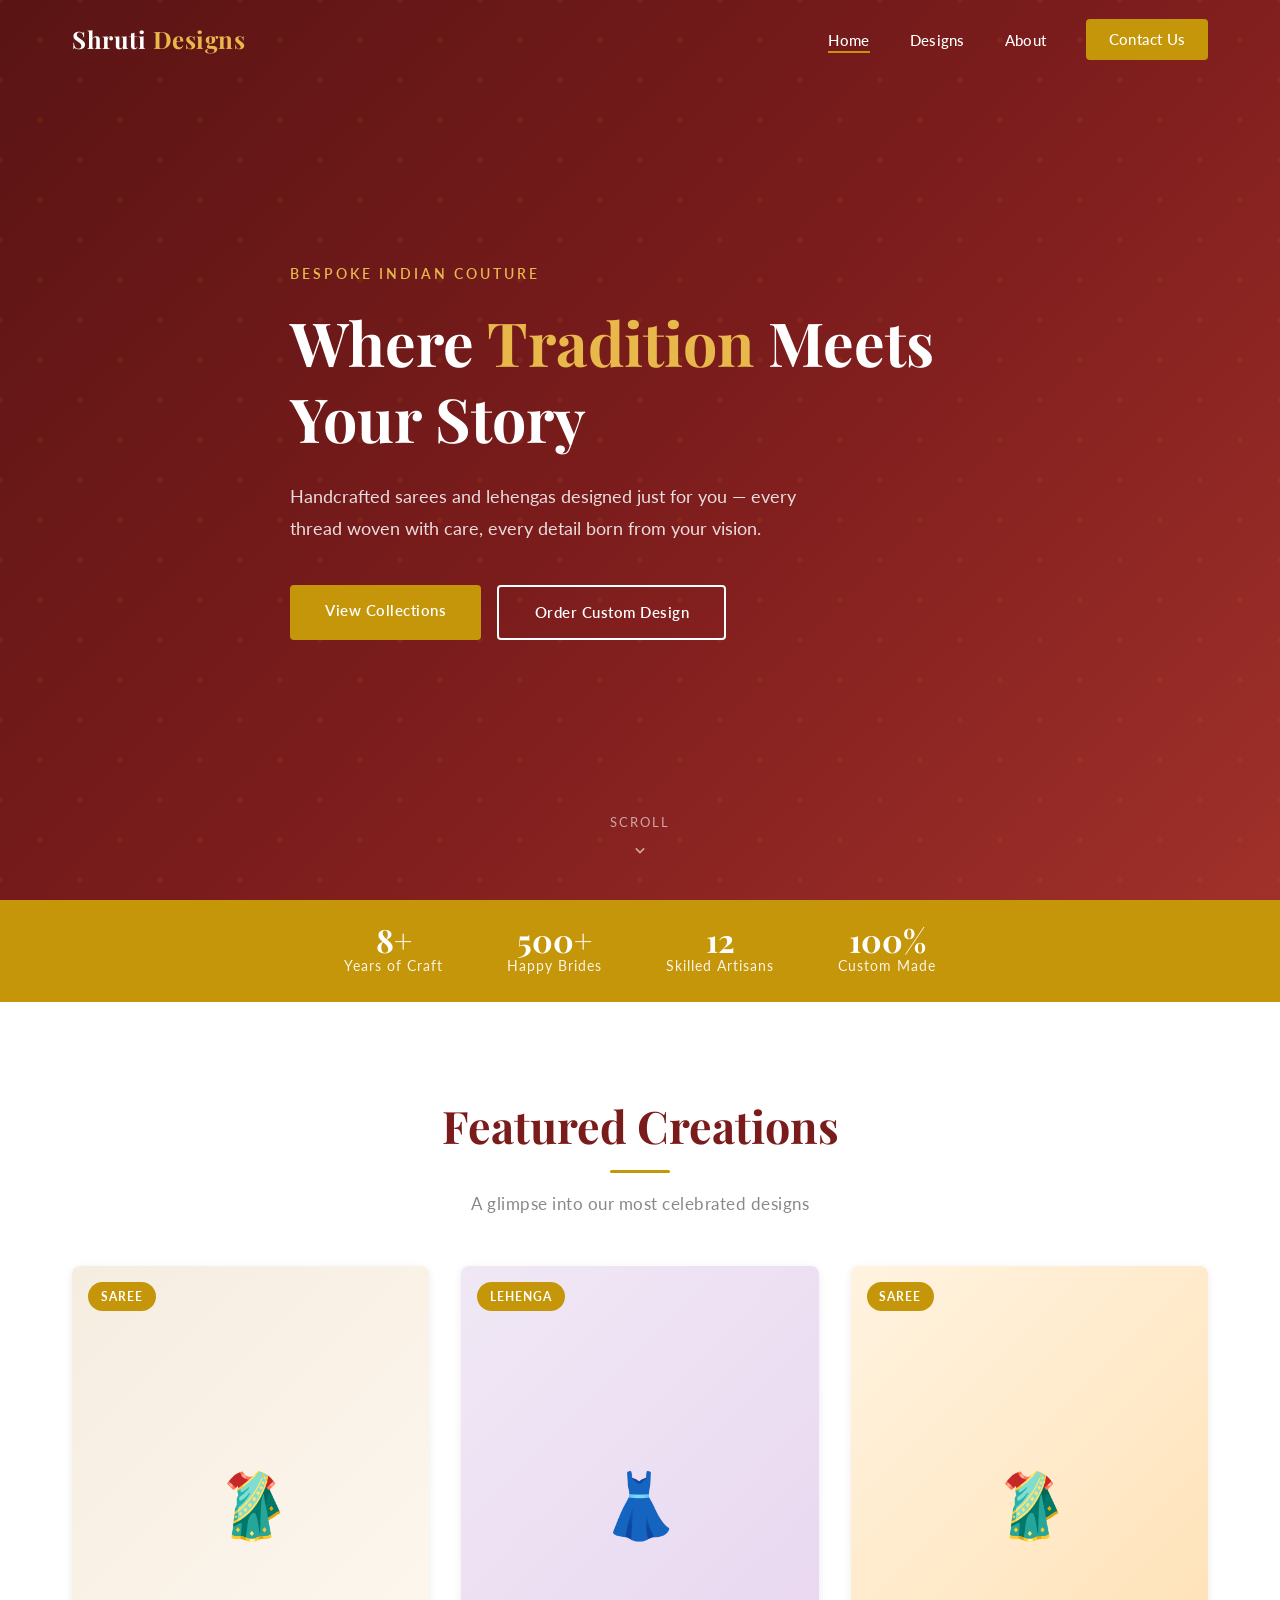
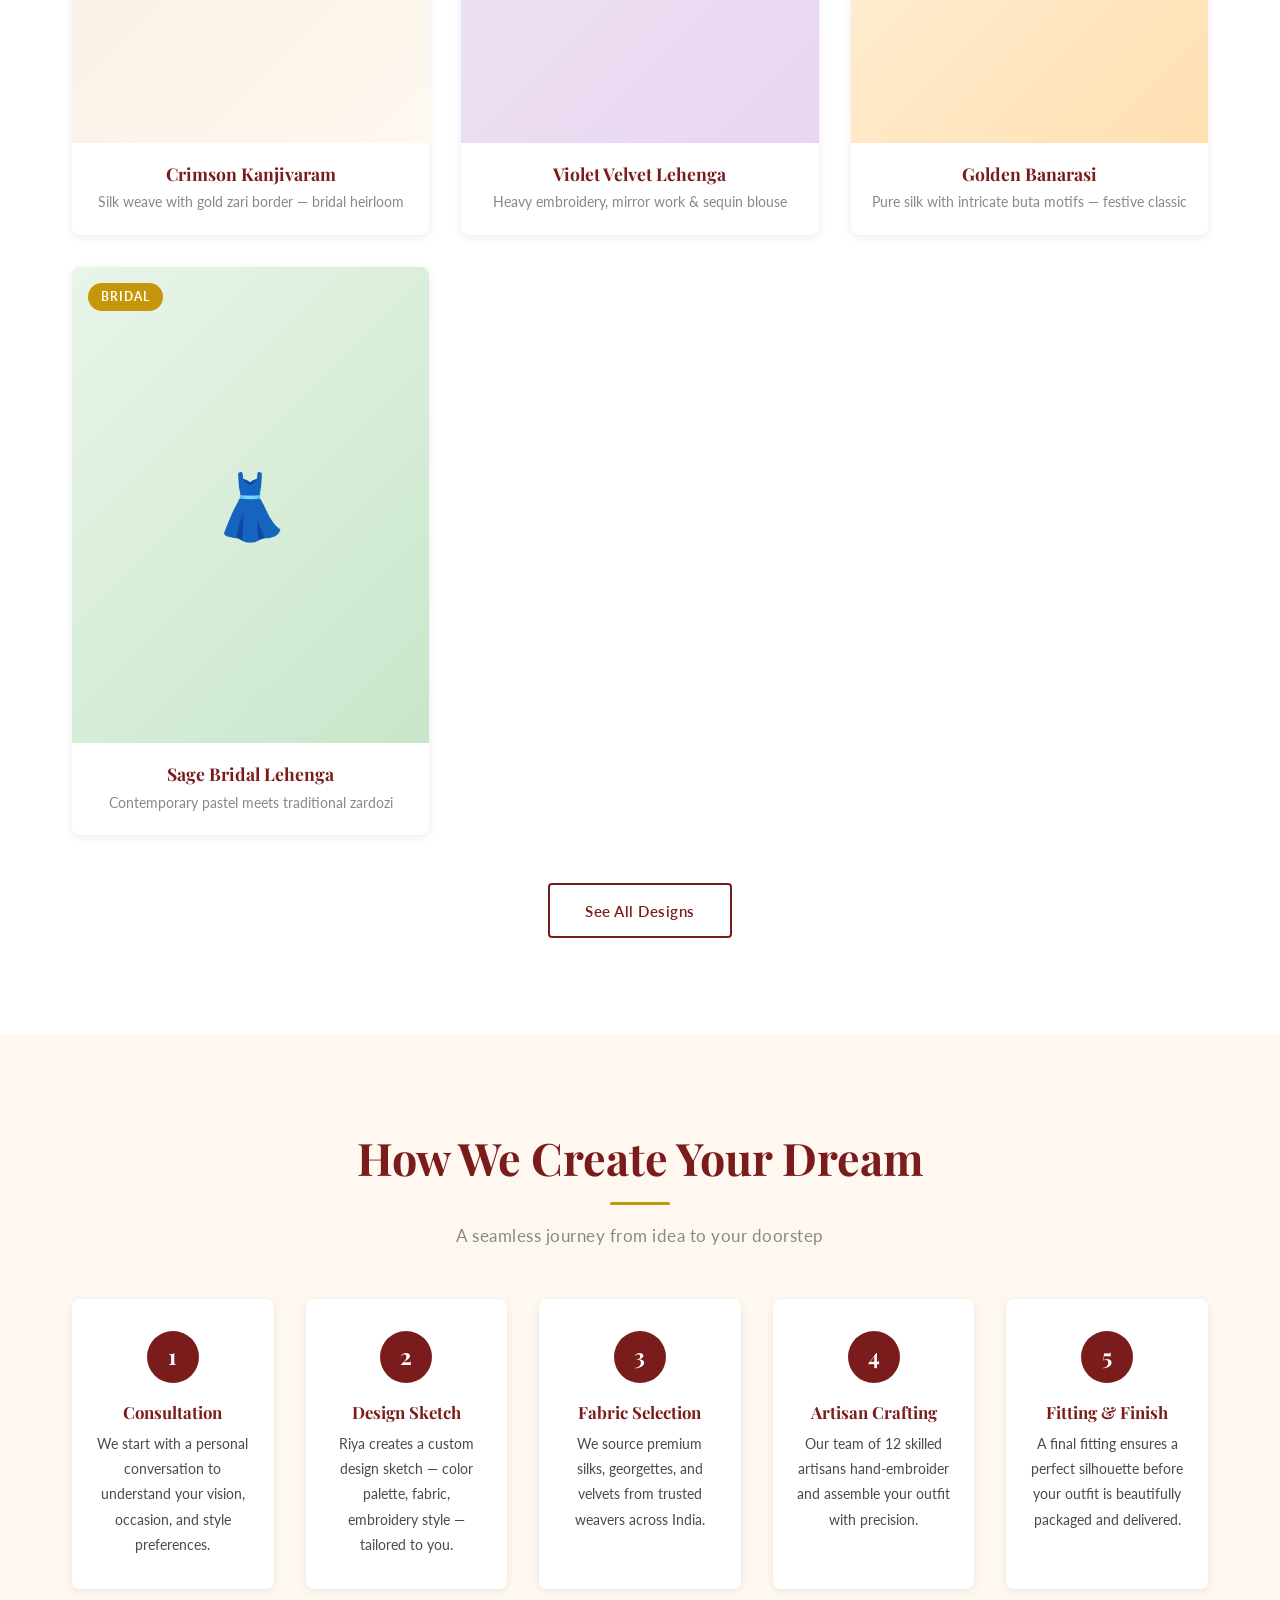
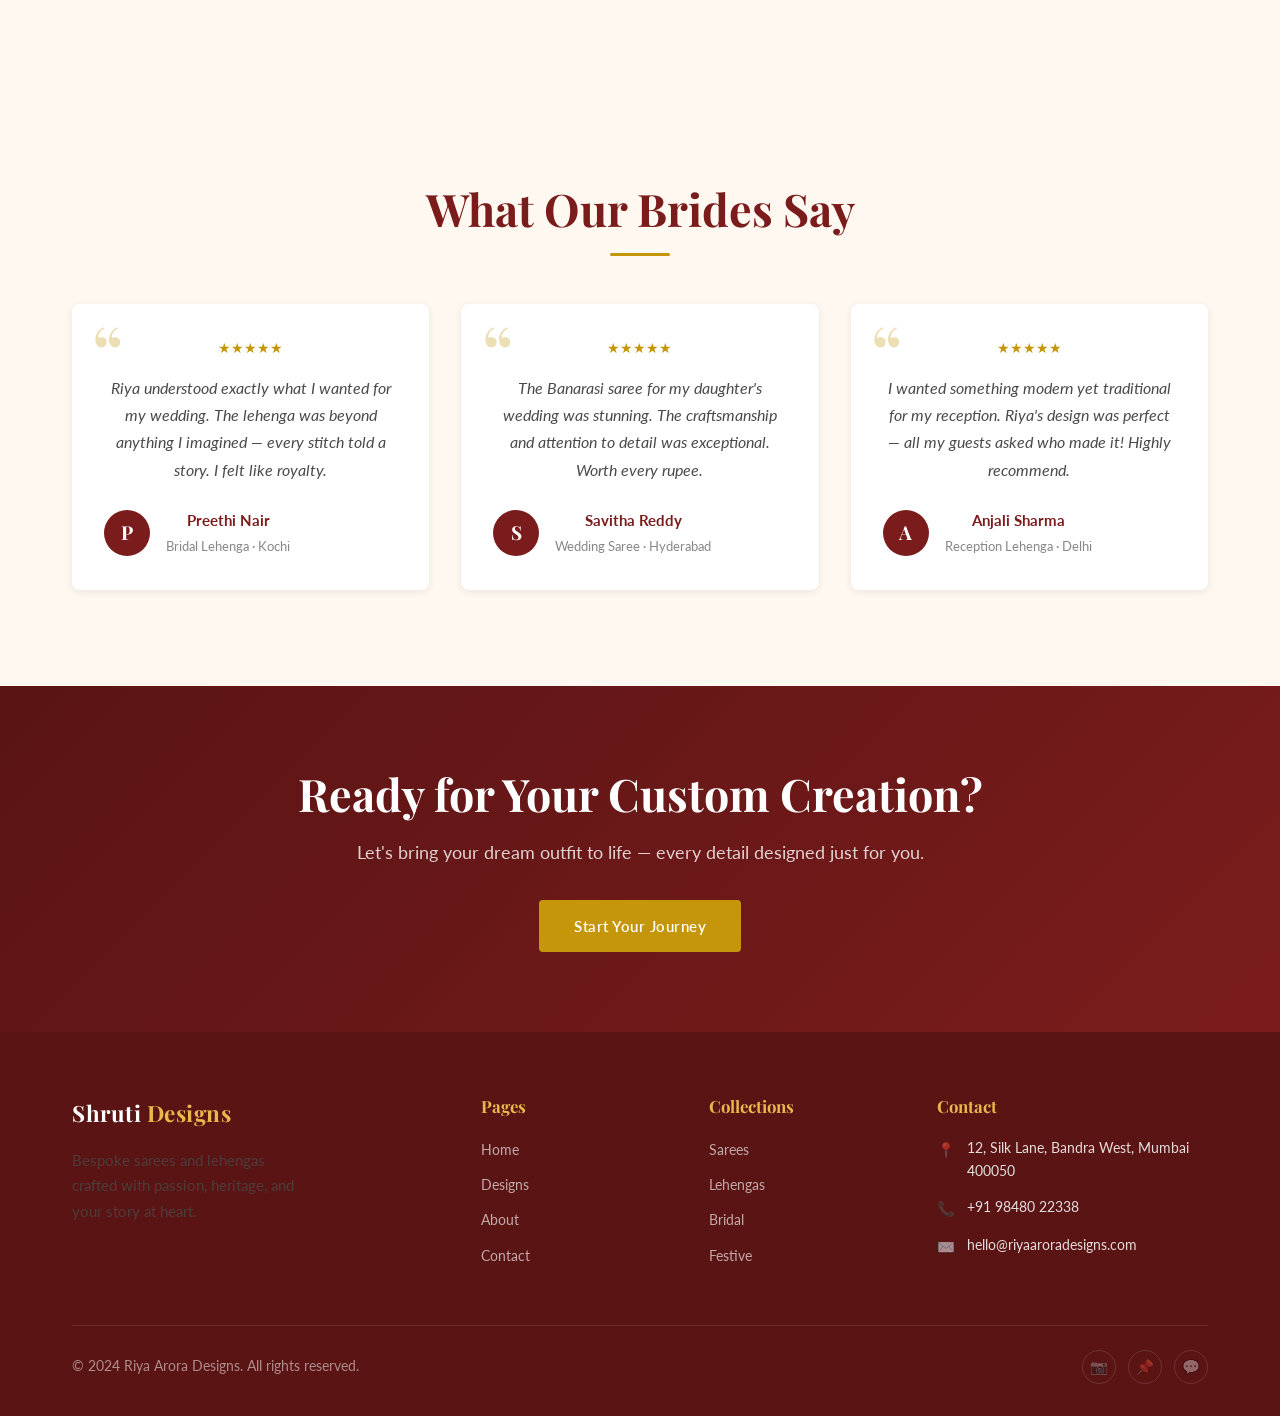
<file: index.html>
<!DOCTYPE html>
<html lang="en">
<head>
  <meta charset="UTF-8" />
  <meta name="viewport" content="width=device-width, initial-scale=1.0" />
  <title>Riya Arora Designs — Bespoke Sarees & Lehengas</title>
  <meta name="description" content="Handcrafted bespoke sarees and lehengas by designer Riya Arora. Custom designs made with love for every occasion." />
  <link rel="preconnect" href="https://fonts.googleapis.com" />
  <link rel="preconnect" href="https://fonts.gstatic.com" crossorigin />
  <link href="https://fonts.googleapis.com/css2?family=Playfair+Display:ital,wght@0,400;0,600;0,700;1,400&family=Lato:wght@300;400;600;700&display=swap" rel="stylesheet" />
  <link rel="stylesheet" href="css/style.css" />
</head>
<body>

  <div id="site-nav"></div>

  <!-- HERO -->
  <section class="hero">
    <div class="hero-pattern"></div>
    <div class="container">
      <div class="hero-content">
        <span class="hero-eyebrow">Bespoke Indian Couture</span>
        <h1>Where <em>Tradition</em> Meets Your Story</h1>
        <p>Handcrafted sarees and lehengas designed just for you — every thread woven with care, every detail born from your vision.</p>
        <div class="hero-btns">
          <a href="designs.html" class="btn btn-primary">View Collections</a>
          <a href="contact.html" class="btn btn-outline">Order Custom Design</a>
        </div>
      </div>
    </div>
    <div class="hero-scroll" onclick="document.getElementById('featured').scrollIntoView({behavior:'smooth'})">
      <span>Scroll</span>
      <svg viewBox="0 0 24 24" fill="none" stroke="currentColor" stroke-width="2"><path d="M7 10l5 5 5-5"/></svg>
    </div>
  </section>

  <!-- STATS STRIP -->
  <div class="intro-strip">
    <div class="intro-strip-inner">
      <div class="intro-stat"><strong>8+</strong><span>Years of Craft</span></div>
      <div class="intro-stat"><strong>500+</strong><span>Happy Brides</span></div>
      <div class="intro-stat"><strong>12</strong><span>Skilled Artisans</span></div>
      <div class="intro-stat"><strong>100%</strong><span>Custom Made</span></div>
    </div>
  </div>

  <!-- FEATURED DESIGNS -->
  <section class="section-pad" id="featured">
    <div class="container text-center">
      <h2 class="section-title">Featured Creations</h2>
      <div class="divider"></div>
      <p class="section-subtitle" style="margin-top:1rem;">A glimpse into our most celebrated designs</p>
      <div class="designs-grid">

        <div class="design-card">
          <div class="design-card-img">
            <div class="placeholder-img">🥻</div>
            <span class="design-card-tag">Saree</span>
            <div class="design-card-overlay"><a href="designs.html">View More</a></div>
          </div>
          <div class="design-card-body">
            <h3>Crimson Kanjivaram</h3>
            <p>Silk weave with gold zari border — bridal heirloom</p>
          </div>
        </div>

        <div class="design-card">
          <div class="design-card-img">
            <div class="placeholder-img" style="background:linear-gradient(135deg,#f0e8f5,#e8d5f0);">👗</div>
            <span class="design-card-tag">Lehenga</span>
            <div class="design-card-overlay"><a href="designs.html">View More</a></div>
          </div>
          <div class="design-card-body">
            <h3>Violet Velvet Lehenga</h3>
            <p>Heavy embroidery, mirror work & sequin blouse</p>
          </div>
        </div>

        <div class="design-card">
          <div class="design-card-img">
            <div class="placeholder-img" style="background:linear-gradient(135deg,#fff3e0,#ffe0b2);">🥻</div>
            <span class="design-card-tag">Saree</span>
            <div class="design-card-overlay"><a href="designs.html">View More</a></div>
          </div>
          <div class="design-card-body">
            <h3>Golden Banarasi</h3>
            <p>Pure silk with intricate buta motifs — festive classic</p>
          </div>
        </div>

        <div class="design-card">
          <div class="design-card-img">
            <div class="placeholder-img" style="background:linear-gradient(135deg,#e8f5e9,#c8e6c9);">👗</div>
            <span class="design-card-tag">Bridal</span>
            <div class="design-card-overlay"><a href="designs.html">View More</a></div>
          </div>
          <div class="design-card-body">
            <h3>Sage Bridal Lehenga</h3>
            <p>Contemporary pastel meets traditional zardozi</p>
          </div>
        </div>

      </div>
      <div style="margin-top:3rem;">
        <a href="designs.html" class="btn btn-outline-dark">See All Designs</a>
      </div>
    </div>
  </section>

  <!-- HOW IT WORKS -->
  <section class="section-pad bg-cream">
    <div class="container text-center">
      <h2 class="section-title">How We Create Your Dream</h2>
      <div class="divider"></div>
      <p class="section-subtitle" style="margin-top:1rem;">A seamless journey from idea to your doorstep</p>
      <div class="process-steps">
        <div class="process-step">
          <div class="step-num">1</div>
          <h3>Consultation</h3>
          <p>We start with a personal conversation to understand your vision, occasion, and style preferences.</p>
        </div>
        <div class="process-step">
          <div class="step-num">2</div>
          <h3>Design Sketch</h3>
          <p>Riya creates a custom design sketch — color palette, fabric, embroidery style — tailored to you.</p>
        </div>
        <div class="process-step">
          <div class="step-num">3</div>
          <h3>Fabric Selection</h3>
          <p>We source premium silks, georgettes, and velvets from trusted weavers across India.</p>
        </div>
        <div class="process-step">
          <div class="step-num">4</div>
          <h3>Artisan Crafting</h3>
          <p>Our team of 12 skilled artisans hand-embroider and assemble your outfit with precision.</p>
        </div>
        <div class="process-step">
          <div class="step-num">5</div>
          <h3>Fitting & Finish</h3>
          <p>A final fitting ensures a perfect silhouette before your outfit is beautifully packaged and delivered.</p>
        </div>
      </div>
    </div>
  </section>

  <!-- TESTIMONIALS -->
  <section class="section-pad testimonials">
    <div class="container text-center">
      <h2 class="section-title">What Our Brides Say</h2>
      <div class="divider"></div>
      <div class="testimonials-grid">
        <div class="testimonial-card">
          <div class="stars">★★★★★</div>
          <p class="testimonial-text">Riya understood exactly what I wanted for my wedding. The lehenga was beyond anything I imagined — every stitch told a story. I felt like royalty.</p>
          <div class="testimonial-author">
            <div class="testimonial-avatar">P</div>
            <div class="testimonial-author-info">
              <strong>Preethi Nair</strong>
              <span>Bridal Lehenga · Kochi</span>
            </div>
          </div>
        </div>
        <div class="testimonial-card">
          <div class="stars">★★★★★</div>
          <p class="testimonial-text">The Banarasi saree for my daughter's wedding was stunning. The craftsmanship and attention to detail was exceptional. Worth every rupee.</p>
          <div class="testimonial-author">
            <div class="testimonial-avatar">S</div>
            <div class="testimonial-author-info">
              <strong>Savitha Reddy</strong>
              <span>Wedding Saree · Hyderabad</span>
            </div>
          </div>
        </div>
        <div class="testimonial-card">
          <div class="stars">★★★★★</div>
          <p class="testimonial-text">I wanted something modern yet traditional for my reception. Riya's design was perfect — all my guests asked who made it! Highly recommend.</p>
          <div class="testimonial-author">
            <div class="testimonial-avatar">A</div>
            <div class="testimonial-author-info">
              <strong>Anjali Sharma</strong>
              <span>Reception Lehenga · Delhi</span>
            </div>
          </div>
        </div>
      </div>
    </div>
  </section>

  <!-- CTA BAND -->
  <section class="cta-band">
    <div class="container">
      <h2>Ready for Your Custom Creation?</h2>
      <p>Let's bring your dream outfit to life — every detail designed just for you.</p>
      <a href="contact.html" class="btn btn-primary">Start Your Journey</a>
    </div>
  </section>

  <div id="site-footer"></div>

  <script src="js/components.js"></script>
  <script src="js/main.js"></script>
</body>
</html>
</file>
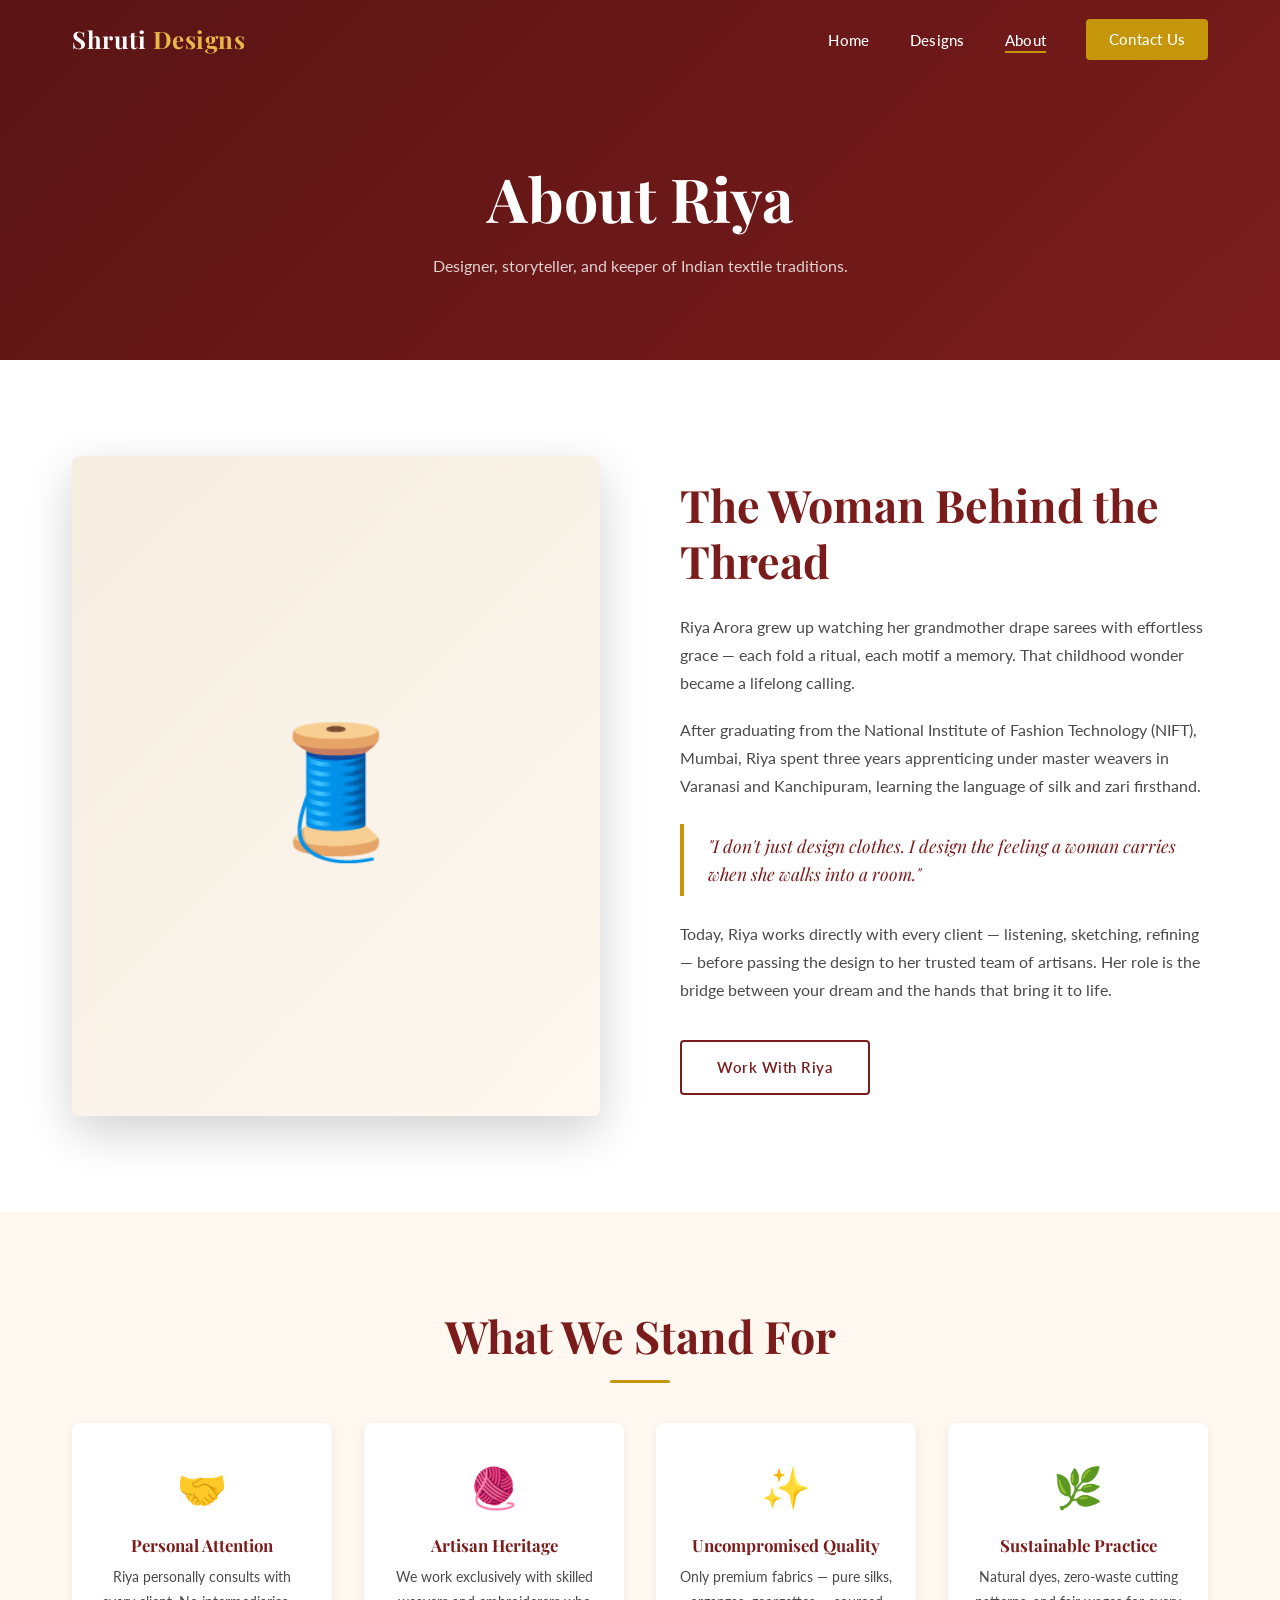
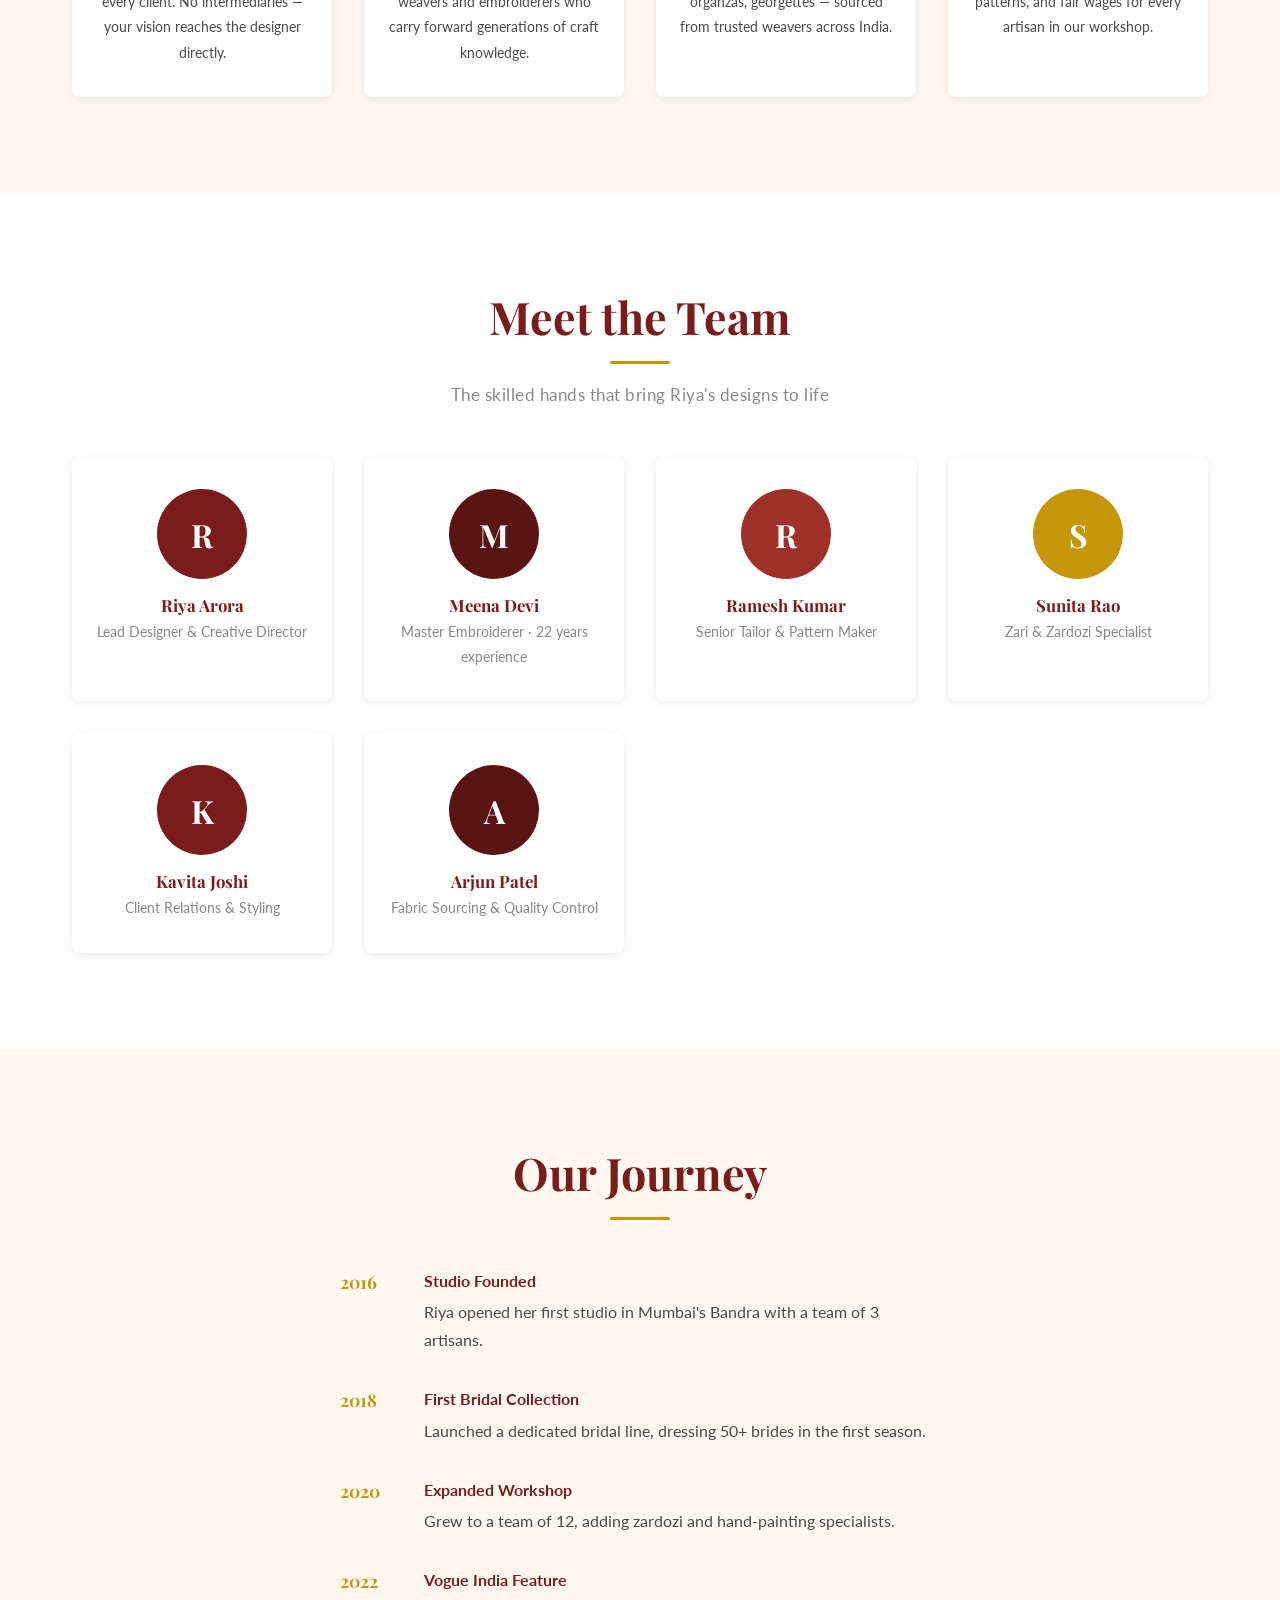
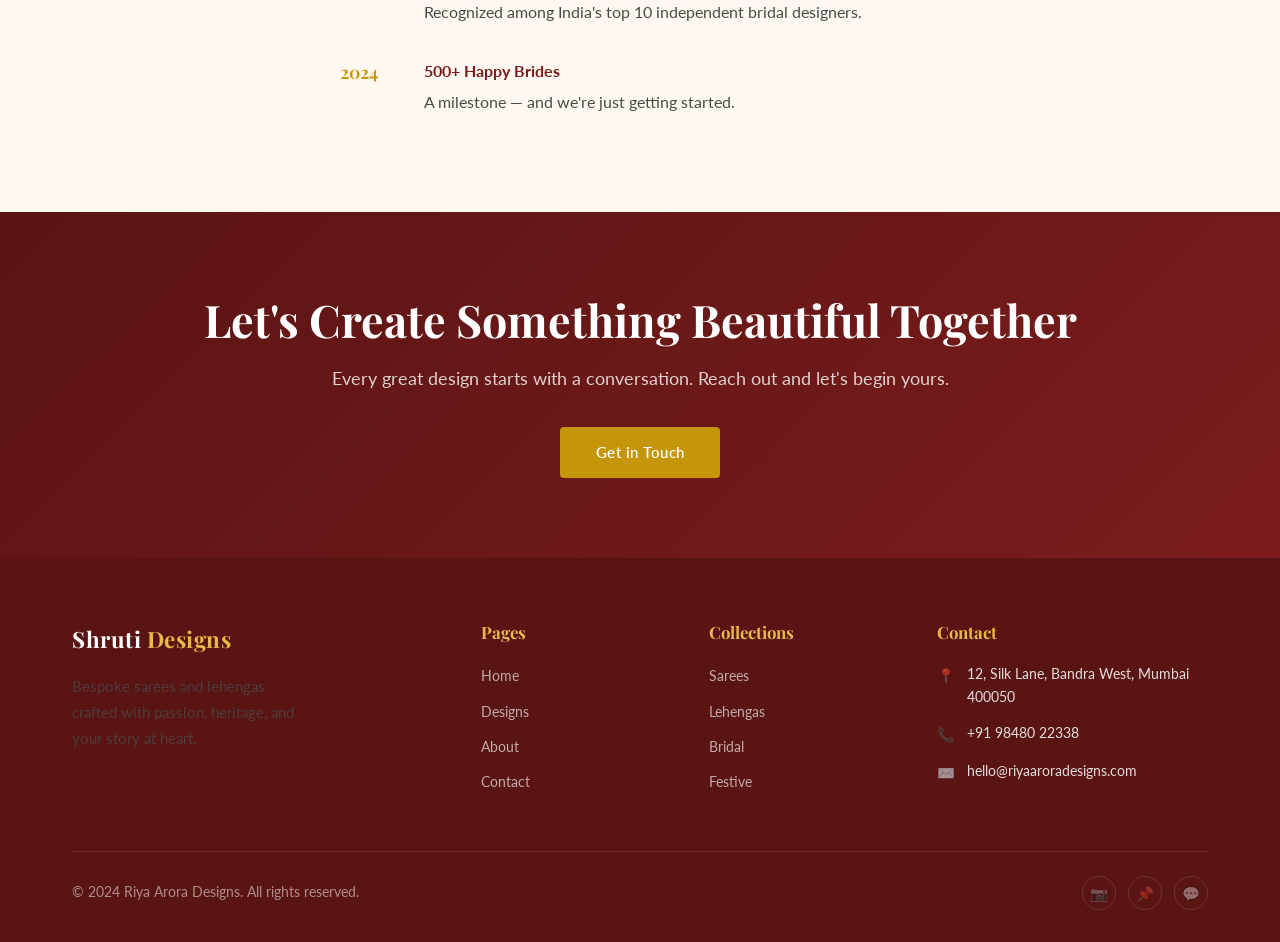
<file: about.html>
<!DOCTYPE html>
<html lang="en">
<head>
  <meta charset="UTF-8" />
  <meta name="viewport" content="width=device-width, initial-scale=1.0" />
  <title>About — Riya Arora Designs</title>
  <meta name="description" content="Meet Riya Arora — the designer behind bespoke sarees and lehengas crafted with passion and heritage." />
  <link rel="preconnect" href="https://fonts.googleapis.com" />
  <link rel="preconnect" href="https://fonts.gstatic.com" crossorigin />
  <link href="https://fonts.googleapis.com/css2?family=Playfair+Display:ital,wght@0,400;0,600;0,700;1,400&family=Lato:wght@300;400;600;700&display=swap" rel="stylesheet" />
  <link rel="stylesheet" href="css/style.css" />
</head>
<body>

  <div id="site-nav"></div>

  <!-- PAGE HERO -->
  <section class="about-hero">
    <div class="container">
      <h1>About Riya</h1>
      <p>Designer, storyteller, and keeper of Indian textile traditions.</p>
    </div>
  </section>

  <!-- DESIGNER STORY -->
  <section class="section-pad">
    <div class="container">
      <div class="about-split">
        <div class="about-img-block">🧵</div>
        <div class="about-text">
          <h2>The Woman Behind the Thread</h2>
          <p>Riya Arora grew up watching her grandmother drape sarees with effortless grace — each fold a ritual, each motif a memory. That childhood wonder became a lifelong calling.</p>
          <p>After graduating from the National Institute of Fashion Technology (NIFT), Mumbai, Riya spent three years apprenticing under master weavers in Varanasi and Kanchipuram, learning the language of silk and zari firsthand.</p>
          <blockquote>"I don't just design clothes. I design the feeling a woman carries when she walks into a room."</blockquote>
          <p>Today, Riya works directly with every client — listening, sketching, refining — before passing the design to her trusted team of artisans. Her role is the bridge between your dream and the hands that bring it to life.</p>
          <a href="contact.html" class="btn btn-outline-dark" style="margin-top:1rem;">Work With Riya</a>
        </div>
      </div>
    </div>
  </section>

  <!-- VALUES -->
  <section class="section-pad bg-cream">
    <div class="container text-center">
      <h2 class="section-title">What We Stand For</h2>
      <div class="divider"></div>
      <div class="values-grid" style="margin-top:2.5rem;">
        <div class="value-card">
          <div class="value-icon">🤝</div>
          <h3>Personal Attention</h3>
          <p>Riya personally consults with every client. No intermediaries — your vision reaches the designer directly.</p>
        </div>
        <div class="value-card">
          <div class="value-icon">🧶</div>
          <h3>Artisan Heritage</h3>
          <p>We work exclusively with skilled weavers and embroiderers who carry forward generations of craft knowledge.</p>
        </div>
        <div class="value-card">
          <div class="value-icon">✨</div>
          <h3>Uncompromised Quality</h3>
          <p>Only premium fabrics — pure silks, organzas, georgettes — sourced from trusted weavers across India.</p>
        </div>
        <div class="value-card">
          <div class="value-icon">🌿</div>
          <h3>Sustainable Practice</h3>
          <p>Natural dyes, zero-waste cutting patterns, and fair wages for every artisan in our workshop.</p>
        </div>
      </div>
    </div>
  </section>

  <!-- TEAM -->
  <section class="section-pad">
    <div class="container text-center">
      <h2 class="section-title">Meet the Team</h2>
      <div class="divider"></div>
      <p class="section-subtitle" style="margin-top:1rem;">The skilled hands that bring Riya's designs to life</p>
      <div class="team-grid">
        <div class="team-card">
          <div class="team-avatar" style="background:#7B1C1C;">R</div>
          <h3>Riya Arora</h3>
          <p>Lead Designer & Creative Director</p>
        </div>
        <div class="team-card">
          <div class="team-avatar" style="background:#5a1414;">M</div>
          <h3>Meena Devi</h3>
          <p>Master Embroiderer · 22 years experience</p>
        </div>
        <div class="team-card">
          <div class="team-avatar" style="background:#a0302a;">R</div>
          <h3>Ramesh Kumar</h3>
          <p>Senior Tailor & Pattern Maker</p>
        </div>
        <div class="team-card">
          <div class="team-avatar" style="background:#C5960A;">S</div>
          <h3>Sunita Rao</h3>
          <p>Zari & Zardozi Specialist</p>
        </div>
        <div class="team-card">
          <div class="team-avatar" style="background:#7B1C1C;">K</div>
          <h3>Kavita Joshi</h3>
          <p>Client Relations & Styling</p>
        </div>
        <div class="team-card">
          <div class="team-avatar" style="background:#5a1414;">A</div>
          <h3>Arjun Patel</h3>
          <p>Fabric Sourcing & Quality Control</p>
        </div>
      </div>
    </div>
  </section>

  <!-- TIMELINE -->
  <section class="section-pad bg-cream">
    <div class="container text-center">
      <h2 class="section-title">Our Journey</h2>
      <div class="divider"></div>
      <div style="max-width:600px; margin:3rem auto 0; text-align:left;">
        <div style="display:flex;gap:1.5rem;margin-bottom:2rem;align-items:flex-start;">
          <div style="min-width:60px;font-family:var(--font-display);color:var(--gold);font-weight:700;font-size:1.1rem;">2016</div>
          <div><strong style="color:var(--maroon);">Studio Founded</strong><p style="margin-top:0.3rem;">Riya opened her first studio in Mumbai's Bandra with a team of 3 artisans.</p></div>
        </div>
        <div style="display:flex;gap:1.5rem;margin-bottom:2rem;align-items:flex-start;">
          <div style="min-width:60px;font-family:var(--font-display);color:var(--gold);font-weight:700;font-size:1.1rem;">2018</div>
          <div><strong style="color:var(--maroon);">First Bridal Collection</strong><p style="margin-top:0.3rem;">Launched a dedicated bridal line, dressing 50+ brides in the first season.</p></div>
        </div>
        <div style="display:flex;gap:1.5rem;margin-bottom:2rem;align-items:flex-start;">
          <div style="min-width:60px;font-family:var(--font-display);color:var(--gold);font-weight:700;font-size:1.1rem;">2020</div>
          <div><strong style="color:var(--maroon);">Expanded Workshop</strong><p style="margin-top:0.3rem;">Grew to a team of 12, adding zardozi and hand-painting specialists.</p></div>
        </div>
        <div style="display:flex;gap:1.5rem;margin-bottom:2rem;align-items:flex-start;">
          <div style="min-width:60px;font-family:var(--font-display);color:var(--gold);font-weight:700;font-size:1.1rem;">2022</div>
          <div><strong style="color:var(--maroon);">Vogue India Feature</strong><p style="margin-top:0.3rem;">Recognized among India's top 10 independent bridal designers.</p></div>
        </div>
        <div style="display:flex;gap:1.5rem;align-items:flex-start;">
          <div style="min-width:60px;font-family:var(--font-display);color:var(--gold);font-weight:700;font-size:1.1rem;">2024</div>
          <div><strong style="color:var(--maroon);">500+ Happy Brides</strong><p style="margin-top:0.3rem;">A milestone — and we're just getting started.</p></div>
        </div>
      </div>
    </div>
  </section>

  <!-- CTA BAND -->
  <section class="cta-band">
    <div class="container">
      <h2>Let's Create Something Beautiful Together</h2>
      <p>Every great design starts with a conversation. Reach out and let's begin yours.</p>
      <a href="contact.html" class="btn btn-primary">Get in Touch</a>
    </div>
  </section>

  <div id="site-footer"></div>

  <script src="js/components.js"></script>
  <script src="js/main.js"></script>
</body>
</html>
</file>
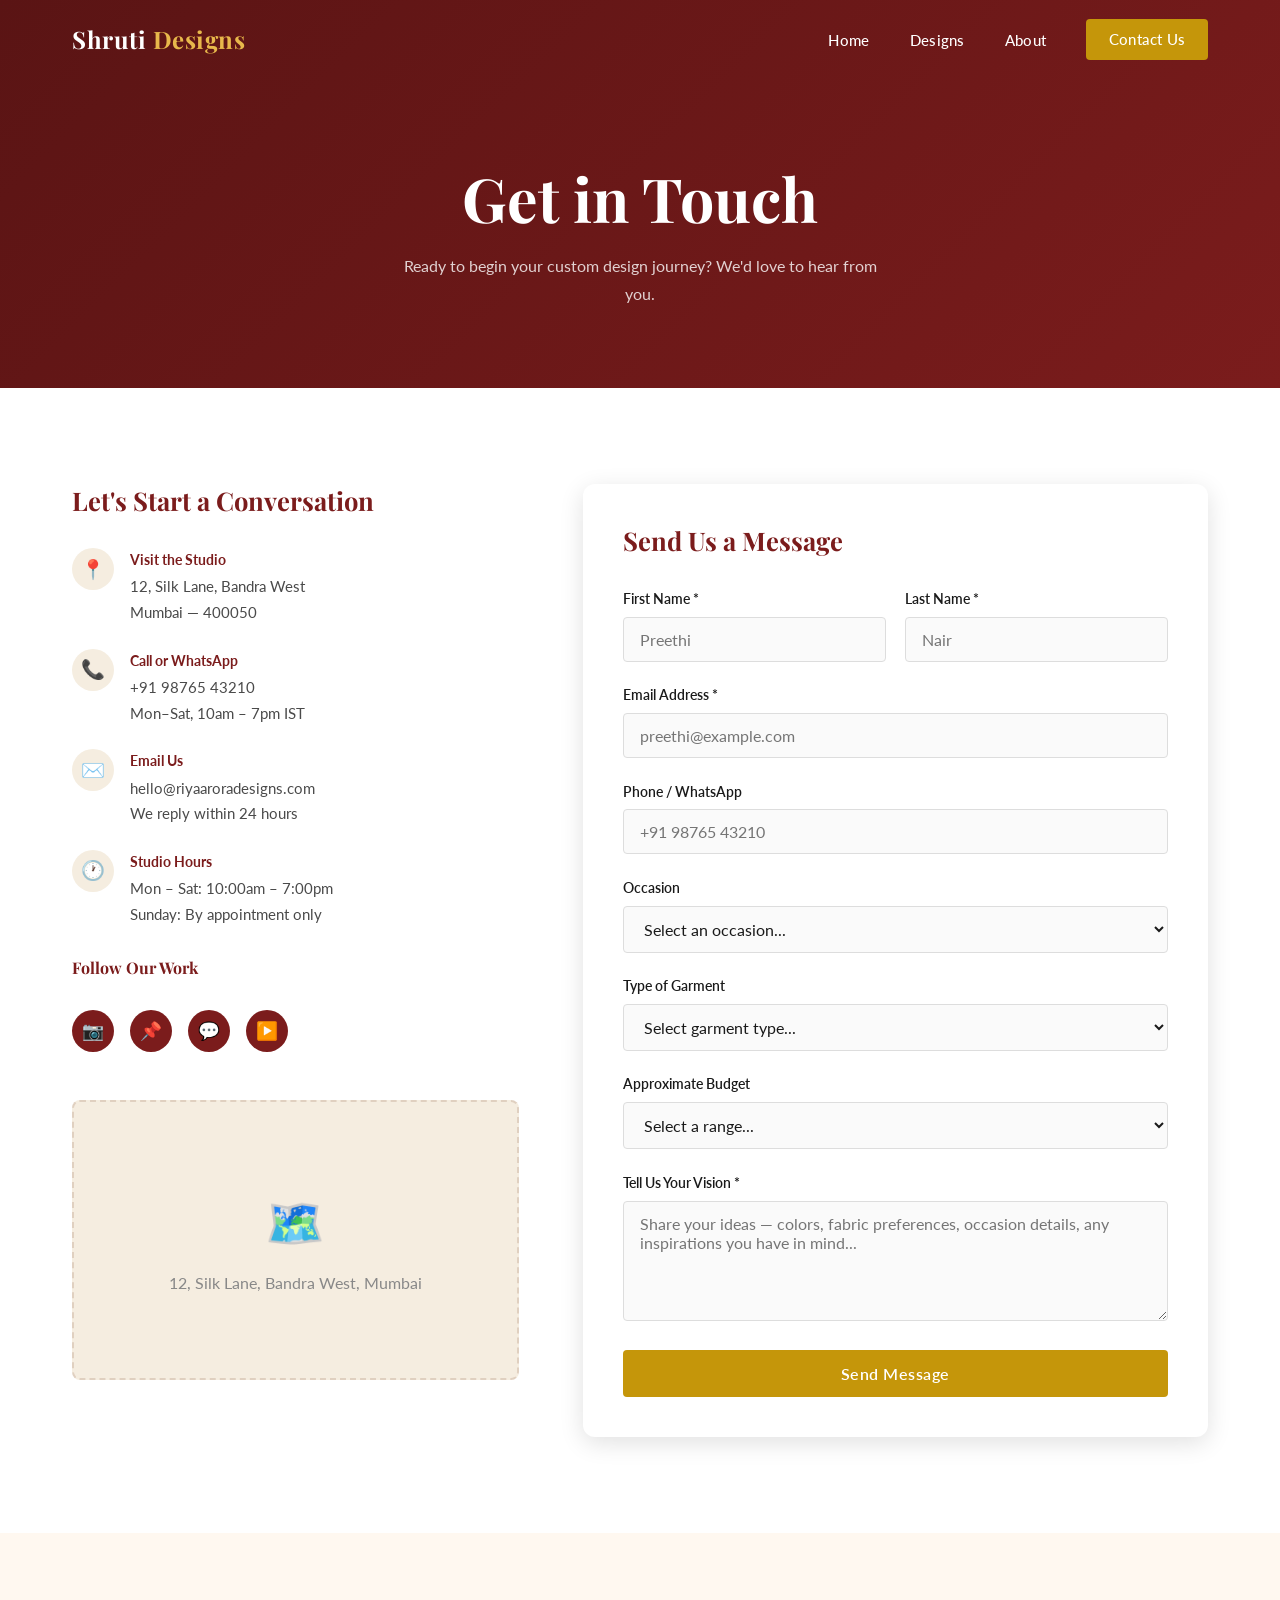
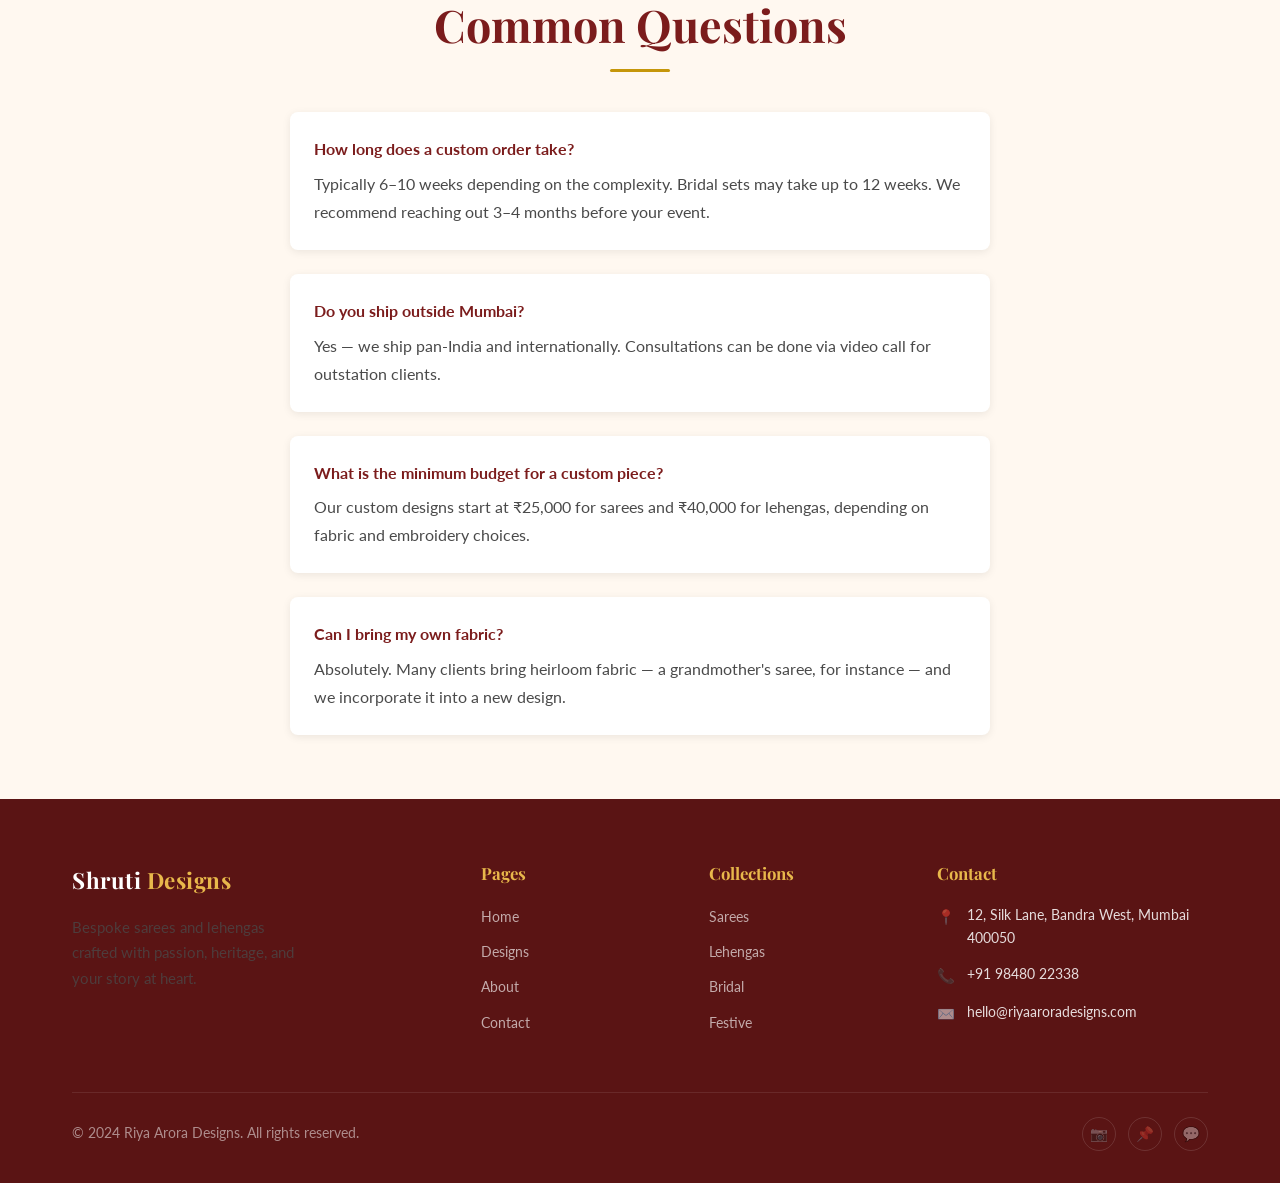
<file: contact.html>
<!DOCTYPE html>
<html lang="en">
<head>
  <meta charset="UTF-8" />
  <meta name="viewport" content="width=device-width, initial-scale=1.0" />
  <title>Contact — Riya Arora Designs</title>
  <meta name="description" content="Get in touch with Riya Arora Designs to start your custom saree or lehenga journey." />
  <link rel="preconnect" href="https://fonts.googleapis.com" />
  <link rel="preconnect" href="https://fonts.gstatic.com" crossorigin />
  <link href="https://fonts.googleapis.com/css2?family=Playfair+Display:ital,wght@0,400;0,600;0,700;1,400&family=Lato:wght@300;400;600;700&display=swap" rel="stylesheet" />
  <link rel="stylesheet" href="css/style.css" />
</head>
<body>

  <div id="site-nav"></div>

  <!-- PAGE HERO -->
  <section class="contact-hero">
    <div class="container">
      <h1>Get in Touch</h1>
      <p>Ready to begin your custom design journey? We'd love to hear from you.</p>
    </div>
  </section>

  <!-- CONTACT SECTION -->
  <section class="section-pad">
    <div class="container">
      <div class="contact-split">

        <!-- INFO SIDE -->
        <div>
          <h3 style="color:var(--maroon);font-family:var(--font-display);font-size:1.6rem;margin-bottom:2rem;">Let's Start a Conversation</h3>

          <div class="contact-detail">
            <div class="contact-icon">📍</div>
            <div>
              <strong>Visit the Studio</strong>
              <span>12, Silk Lane, Bandra West<br>Mumbai — 400050</span>
            </div>
          </div>

          <div class="contact-detail">
            <div class="contact-icon">📞</div>
            <div>
              <strong>Call or WhatsApp</strong>
              <span>+91 98765 43210<br>Mon–Sat, 10am – 7pm IST</span>
            </div>
          </div>

          <div class="contact-detail">
            <div class="contact-icon">✉️</div>
            <div>
              <strong>Email Us</strong>
              <span>hello@riyaaroradesigns.com<br>We reply within 24 hours</span>
            </div>
          </div>

          <div class="contact-detail">
            <div class="contact-icon">🕐</div>
            <div>
              <strong>Studio Hours</strong>
              <span>Mon – Sat: 10:00am – 7:00pm<br>Sunday: By appointment only</span>
            </div>
          </div>

          <div style="margin-top:2rem;">
            <h4 style="color:var(--maroon);font-family:var(--font-display);margin-bottom:1rem;">Follow Our Work</h4>
            <div class="social-links">
              <a href="#" class="social-link" aria-label="Instagram">📷</a>
              <a href="#" class="social-link" aria-label="Pinterest">📌</a>
              <a href="#" class="social-link" aria-label="WhatsApp">💬</a>
              <a href="#" class="social-link" aria-label="YouTube">▶️</a>
            </div>
          </div>

          <!-- Map placeholder -->
          <div class="map-placeholder">
            <span>🗺️</span>
            <p>12, Silk Lane, Bandra West, Mumbai</p>
          </div>
        </div>

        <!-- FORM SIDE -->
        <div class="contact-form-card">
          <h3>Send Us a Message</h3>
          <form id="contactForm" novalidate>
            <div class="form-row">
              <div class="form-group">
                <label for="firstName">First Name *</label>
                <input type="text" id="firstName" name="firstName" placeholder="Preethi" required />
              </div>
              <div class="form-group">
                <label for="lastName">Last Name *</label>
                <input type="text" id="lastName" name="lastName" placeholder="Nair" required />
              </div>
            </div>

            <div class="form-group">
              <label for="email">Email Address *</label>
              <input type="email" id="email" name="email" placeholder="preethi@example.com" required />
            </div>

            <div class="form-group">
              <label for="phone">Phone / WhatsApp</label>
              <input type="tel" id="phone" name="phone" placeholder="+91 98765 43210" />
            </div>

            <div class="form-group">
              <label for="occasion">Occasion</label>
              <select id="occasion" name="occasion">
                <option value="">Select an occasion...</option>
                <option value="wedding">Wedding / Bridal</option>
                <option value="reception">Reception</option>
                <option value="sangeet">Sangeet / Mehendi</option>
                <option value="festive">Festive / Puja</option>
                <option value="party">Party Wear</option>
                <option value="other">Other</option>
              </select>
            </div>

            <div class="form-group">
              <label for="garment">Type of Garment</label>
              <select id="garment" name="garment">
                <option value="">Select garment type...</option>
                <option value="saree">Saree</option>
                <option value="lehenga">Lehenga</option>
                <option value="both">Both (Saree + Lehenga)</option>
                <option value="unsure">Not sure yet</option>
              </select>
            </div>

            <div class="form-group">
              <label for="budget">Approximate Budget</label>
              <select id="budget" name="budget">
                <option value="">Select a range...</option>
                <option value="25-50k">₹25,000 – ₹50,000</option>
                <option value="50-1L">₹50,000 – ₹1,00,000</option>
                <option value="1-2L">₹1,00,000 – ₹2,00,000</option>
                <option value="2L+">₹2,00,000+</option>
              </select>
            </div>

            <div class="form-group">
              <label for="message">Tell Us Your Vision *</label>
              <textarea id="message" name="message" placeholder="Share your ideas — colors, fabric preferences, occasion details, any inspirations you have in mind..." required></textarea>
            </div>

            <button type="submit" class="btn btn-primary form-submit">Send Message</button>
            <div id="successMsg" class="success-msg">
              ✓ Thank you! Riya will get back to you within 24 hours.
            </div>
          </form>
        </div>

      </div>
    </div>
  </section>

  <!-- FAQ STRIP -->
  <section class="section-pad-sm bg-cream">
    <div class="container text-center">
      <h2 class="section-title">Common Questions</h2>
      <div class="divider"></div>
      <div style="max-width:700px;margin:2.5rem auto 0;text-align:left;display:grid;gap:1.5rem;">
        <div style="background:white;padding:1.5rem;border-radius:8px;box-shadow:var(--shadow-sm);">
          <strong style="color:var(--maroon);">How long does a custom order take?</strong>
          <p style="margin-top:0.5rem;">Typically 6–10 weeks depending on the complexity. Bridal sets may take up to 12 weeks. We recommend reaching out 3–4 months before your event.</p>
        </div>
        <div style="background:white;padding:1.5rem;border-radius:8px;box-shadow:var(--shadow-sm);">
          <strong style="color:var(--maroon);">Do you ship outside Mumbai?</strong>
          <p style="margin-top:0.5rem;">Yes — we ship pan-India and internationally. Consultations can be done via video call for outstation clients.</p>
        </div>
        <div style="background:white;padding:1.5rem;border-radius:8px;box-shadow:var(--shadow-sm);">
          <strong style="color:var(--maroon);">What is the minimum budget for a custom piece?</strong>
          <p style="margin-top:0.5rem;">Our custom designs start at ₹25,000 for sarees and ₹40,000 for lehengas, depending on fabric and embroidery choices.</p>
        </div>
        <div style="background:white;padding:1.5rem;border-radius:8px;box-shadow:var(--shadow-sm);">
          <strong style="color:var(--maroon);">Can I bring my own fabric?</strong>
          <p style="margin-top:0.5rem;">Absolutely. Many clients bring heirloom fabric — a grandmother's saree, for instance — and we incorporate it into a new design.</p>
        </div>
      </div>
    </div>
  </section>

  <div id="site-footer"></div>

  <script src="js/components.js"></script>
  <script src="js/main.js"></script>
</body>
</html>
</file>
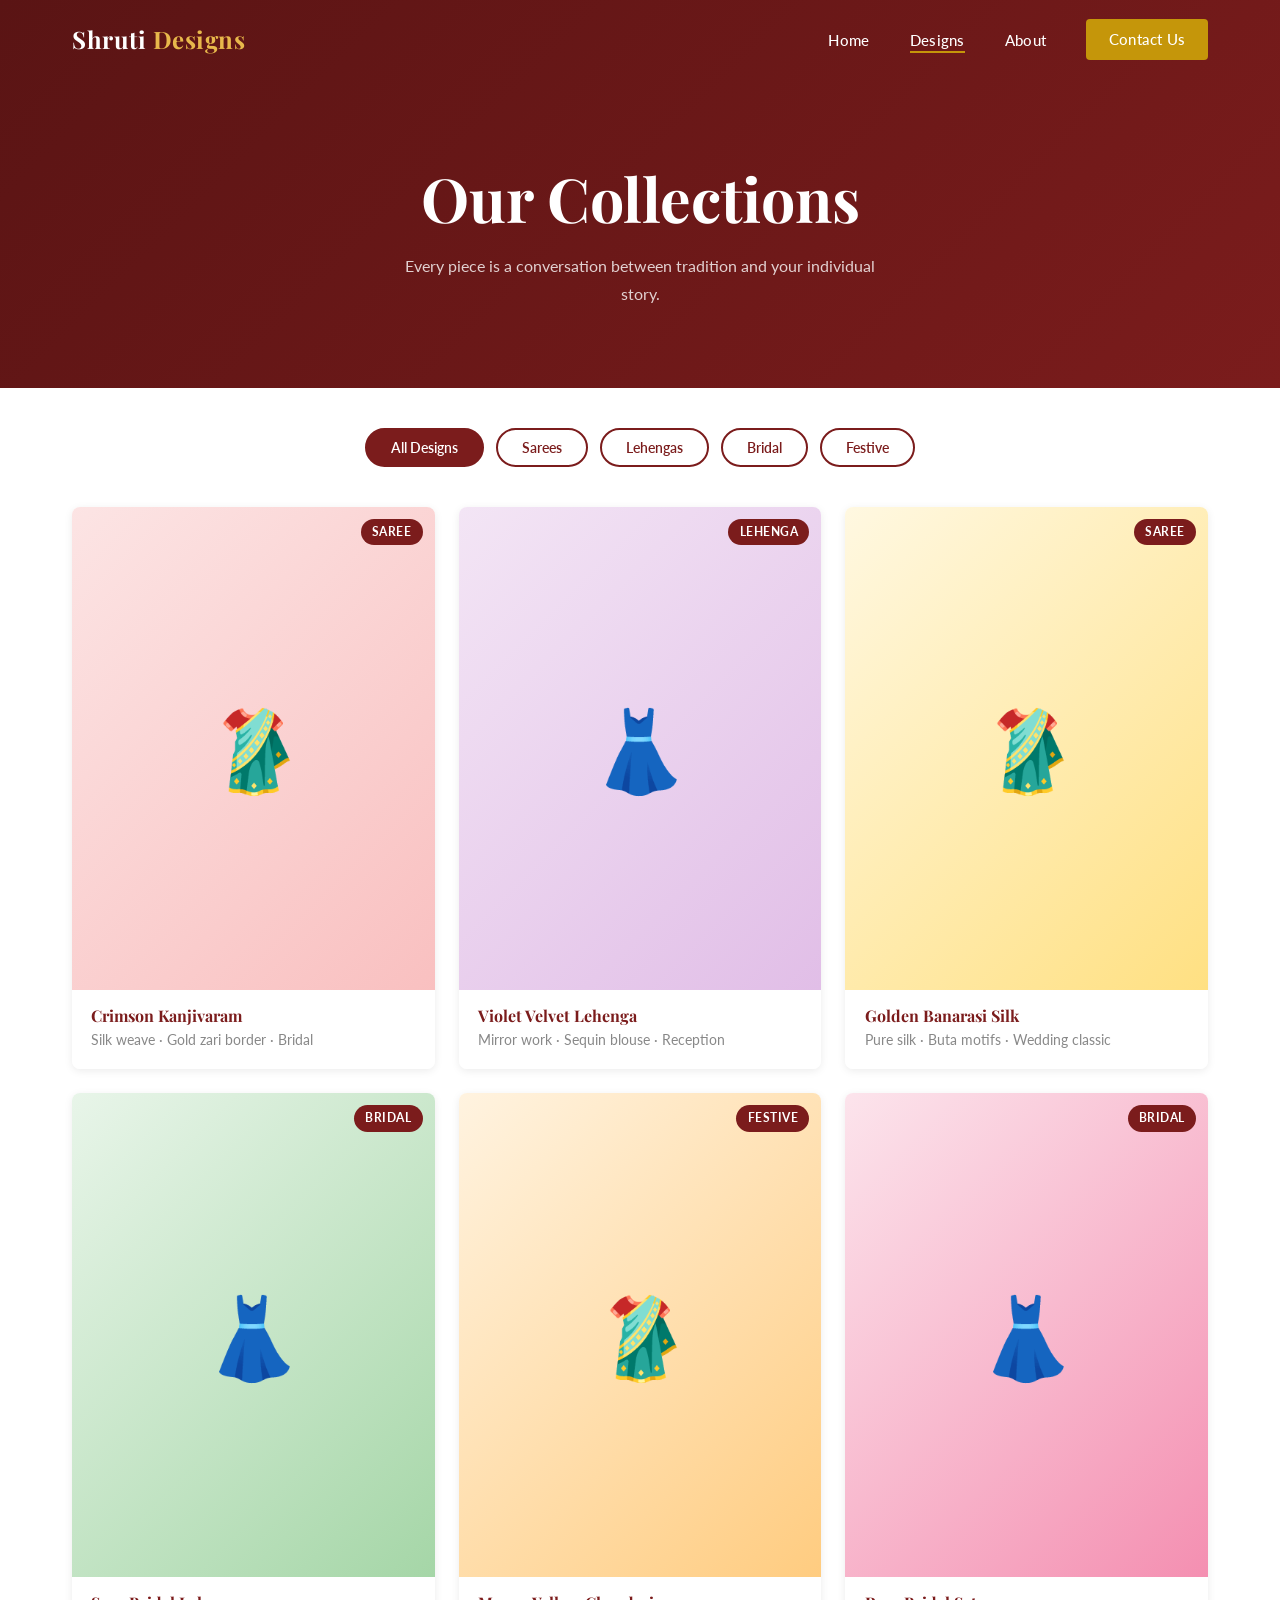
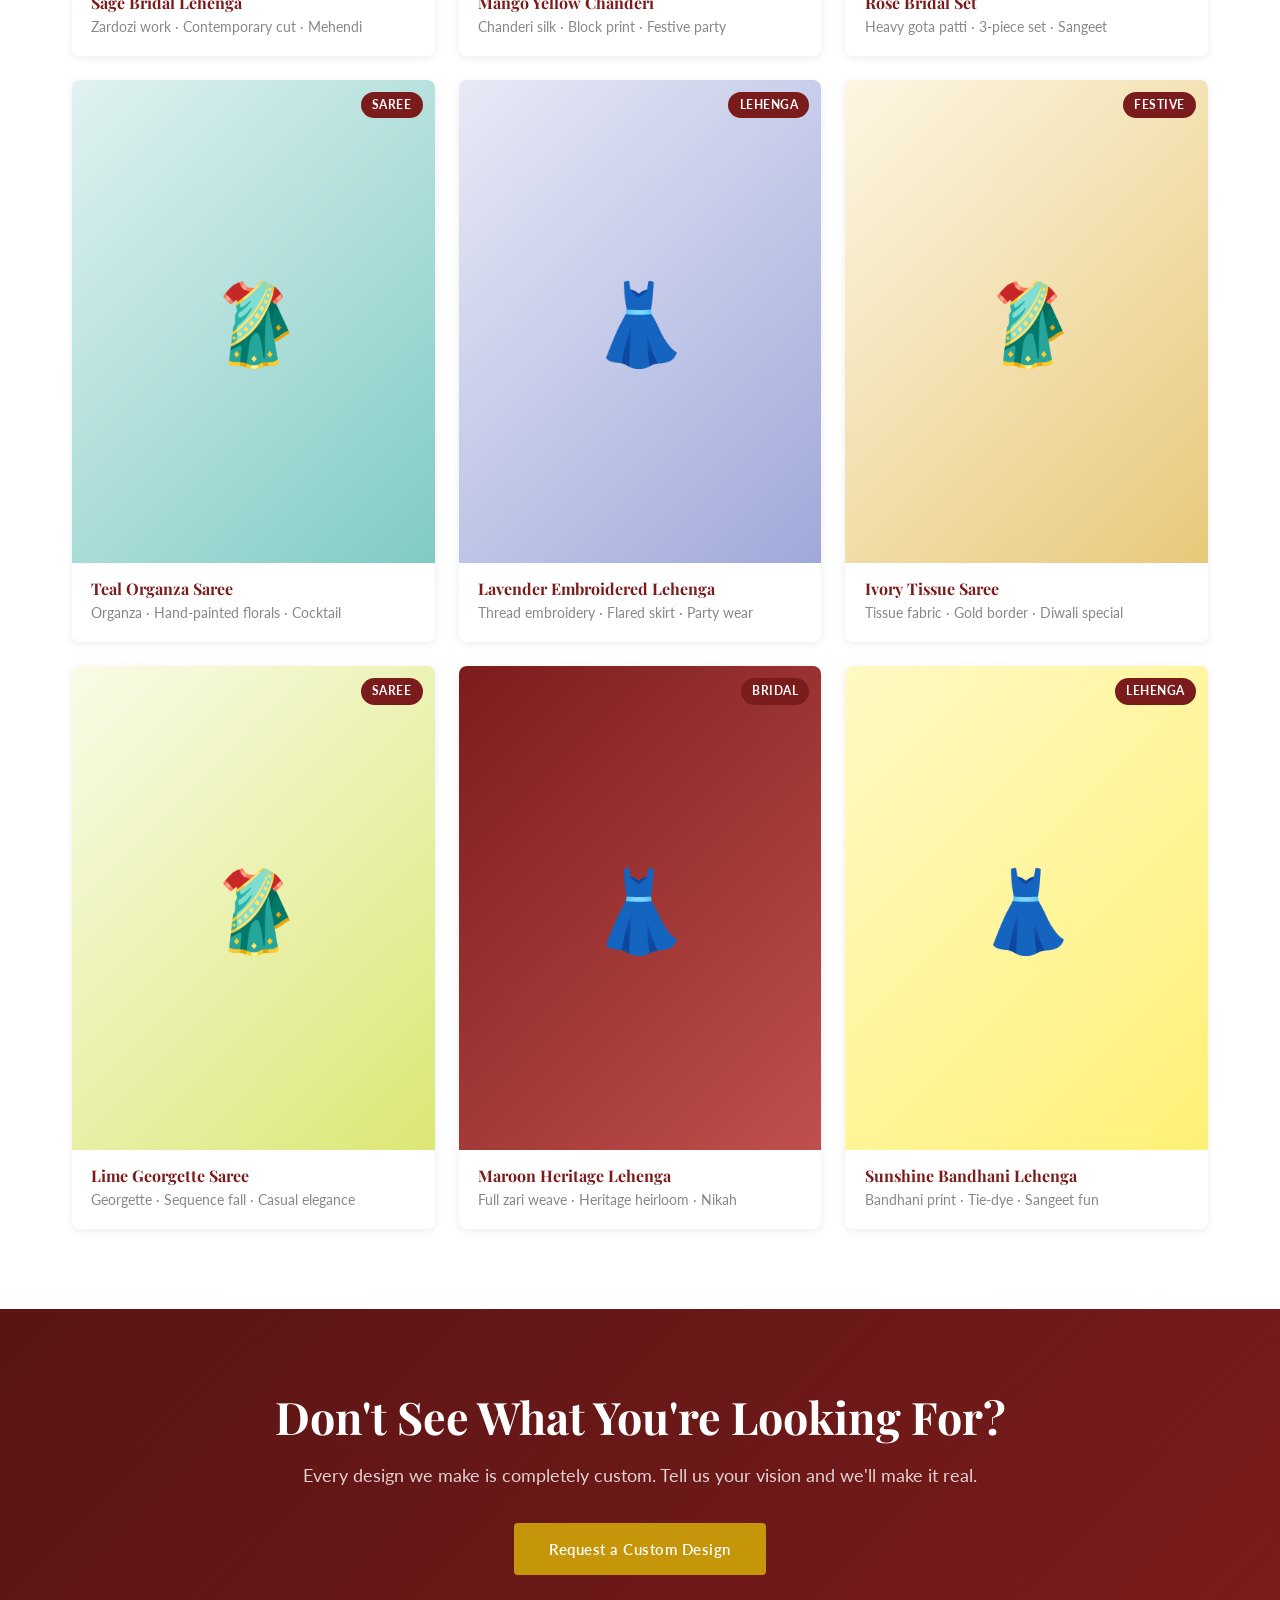
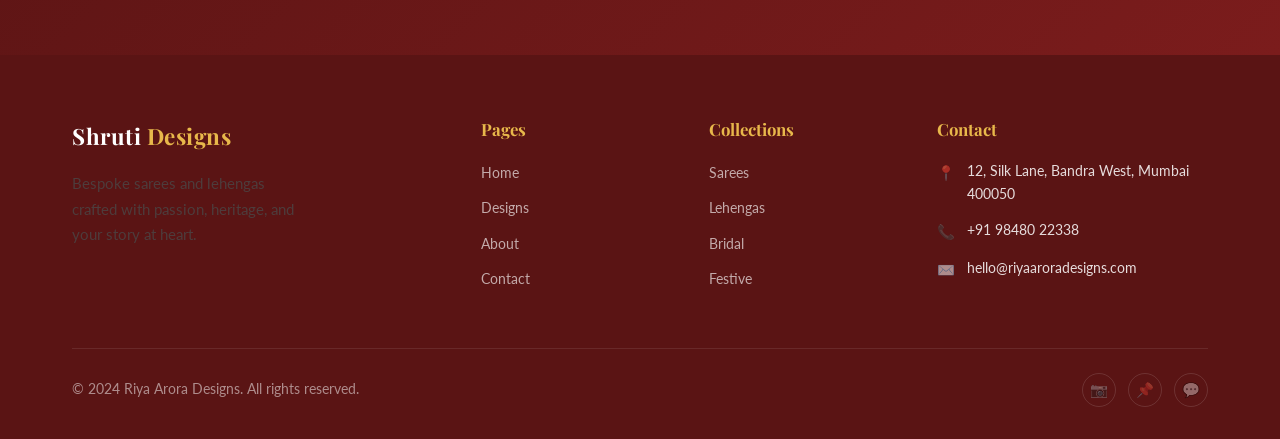
<file: designs.html>
<!DOCTYPE html>
<html lang="en">
<head>
  <meta charset="UTF-8" />
  <meta name="viewport" content="width=device-width, initial-scale=1.0" />
  <title>Designs — Riya Arora Designs</title>
  <meta name="description" content="Browse our collection of bespoke sarees and lehengas — bridal, festive, and everyday elegance." />
  <link rel="preconnect" href="https://fonts.googleapis.com" />
  <link rel="preconnect" href="https://fonts.gstatic.com" crossorigin />
  <link href="https://fonts.googleapis.com/css2?family=Playfair+Display:ital,wght@0,400;0,600;0,700;1,400&family=Lato:wght@300;400;600;700&display=swap" rel="stylesheet" />
  <link rel="stylesheet" href="css/style.css" />
</head>
<body>

  <div id="site-nav"></div>

  <!-- PAGE HERO -->
  <section class="gallery-hero">
    <div class="container">
      <h1>Our Collections</h1>
      <p>Every piece is a conversation between tradition and your individual story.</p>
    </div>
  </section>

  <!-- FILTER BAR -->
  <div class="container">
    <div class="filter-bar">
      <button class="filter-btn active" data-filter="all">All Designs</button>
      <button class="filter-btn" data-filter="saree">Sarees</button>
      <button class="filter-btn" data-filter="lehenga">Lehengas</button>
      <button class="filter-btn" data-filter="bridal">Bridal</button>
      <button class="filter-btn" data-filter="festive">Festive</button>
    </div>
  </div>

  <!-- GALLERY GRID -->
  <div class="container">
    <div class="gallery-grid">

      <div class="gallery-item" data-category="saree">
        <div class="gallery-img" style="background:linear-gradient(135deg,#fce4e4,#f9c0c0);">
          🥻
          <span class="gallery-badge">Saree</span>
        </div>
        <div class="gallery-info">
          <h3>Crimson Kanjivaram</h3>
          <p>Silk weave · Gold zari border · Bridal</p>
        </div>
      </div>

      <div class="gallery-item" data-category="lehenga">
        <div class="gallery-img" style="background:linear-gradient(135deg,#f3e5f5,#e1bee7);">
          👗
          <span class="gallery-badge">Lehenga</span>
        </div>
        <div class="gallery-info">
          <h3>Violet Velvet Lehenga</h3>
          <p>Mirror work · Sequin blouse · Reception</p>
        </div>
      </div>

      <div class="gallery-item" data-category="saree">
        <div class="gallery-img" style="background:linear-gradient(135deg,#fff8e1,#ffe082);">
          🥻
          <span class="gallery-badge">Saree</span>
        </div>
        <div class="gallery-info">
          <h3>Golden Banarasi Silk</h3>
          <p>Pure silk · Buta motifs · Wedding classic</p>
        </div>
      </div>

      <div class="gallery-item" data-category="bridal">
        <div class="gallery-img" style="background:linear-gradient(135deg,#e8f5e9,#a5d6a7);">
          👗
          <span class="gallery-badge">Bridal</span>
        </div>
        <div class="gallery-info">
          <h3>Sage Bridal Lehenga</h3>
          <p>Zardozi work · Contemporary cut · Mehendi</p>
        </div>
      </div>

      <div class="gallery-item" data-category="festive">
        <div class="gallery-img" style="background:linear-gradient(135deg,#fff3e0,#ffcc80);">
          🥻
          <span class="gallery-badge">Festive</span>
        </div>
        <div class="gallery-info">
          <h3>Mango Yellow Chanderi</h3>
          <p>Chanderi silk · Block print · Festive party</p>
        </div>
      </div>

      <div class="gallery-item" data-category="bridal">
        <div class="gallery-img" style="background:linear-gradient(135deg,#fce4ec,#f48fb1);">
          👗
          <span class="gallery-badge">Bridal</span>
        </div>
        <div class="gallery-info">
          <h3>Rose Bridal Set</h3>
          <p>Heavy gota patti · 3-piece set · Sangeet</p>
        </div>
      </div>

      <div class="gallery-item" data-category="saree">
        <div class="gallery-img" style="background:linear-gradient(135deg,#e0f2f1,#80cbc4);">
          🥻
          <span class="gallery-badge">Saree</span>
        </div>
        <div class="gallery-info">
          <h3>Teal Organza Saree</h3>
          <p>Organza · Hand-painted florals · Cocktail</p>
        </div>
      </div>

      <div class="gallery-item" data-category="lehenga">
        <div class="gallery-img" style="background:linear-gradient(135deg,#e8eaf6,#9fa8da);">
          👗
          <span class="gallery-badge">Lehenga</span>
        </div>
        <div class="gallery-info">
          <h3>Lavender Embroidered Lehenga</h3>
          <p>Thread embroidery · Flared skirt · Party wear</p>
        </div>
      </div>

      <div class="gallery-item" data-category="festive">
        <div class="gallery-img" style="background:linear-gradient(135deg,#fdf6e3,#e8c97a);">
          🥻
          <span class="gallery-badge">Festive</span>
        </div>
        <div class="gallery-info">
          <h3>Ivory Tissue Saree</h3>
          <p>Tissue fabric · Gold border · Diwali special</p>
        </div>
      </div>

      <div class="gallery-item" data-category="saree">
        <div class="gallery-img" style="background:linear-gradient(135deg,#f9fbe7,#dce775);">
          🥻
          <span class="gallery-badge">Saree</span>
        </div>
        <div class="gallery-info">
          <h3>Lime Georgette Saree</h3>
          <p>Georgette · Sequence fall · Casual elegance</p>
        </div>
      </div>

      <div class="gallery-item" data-category="bridal">
        <div class="gallery-img" style="background:linear-gradient(135deg,#7B1C1C,#c0504d);">
          👗
          <span class="gallery-badge">Bridal</span>
        </div>
        <div class="gallery-info">
          <h3>Maroon Heritage Lehenga</h3>
          <p>Full zari weave · Heritage heirloom · Nikah</p>
        </div>
      </div>

      <div class="gallery-item" data-category="lehenga">
        <div class="gallery-img" style="background:linear-gradient(135deg,#fff9c4,#fff176);">
          👗
          <span class="gallery-badge">Lehenga</span>
        </div>
        <div class="gallery-info">
          <h3>Sunshine Bandhani Lehenga</h3>
          <p>Bandhani print · Tie-dye · Sangeet fun</p>
        </div>
      </div>

    </div>
  </div>

  <!-- CTA BAND -->
  <section class="cta-band">
    <div class="container">
      <h2>Don't See What You're Looking For?</h2>
      <p>Every design we make is completely custom. Tell us your vision and we'll make it real.</p>
      <a href="contact.html" class="btn btn-primary">Request a Custom Design</a>
    </div>
  </section>

  <div id="site-footer"></div>

  <script src="js/components.js"></script>
  <script src="js/main.js"></script>
</body>
</html>
</file>
<file: css/style.css>
/* ===== ROOT VARIABLES ===== */
:root {
  --maroon: #7B1C1C;
  --maroon-dark: #5a1414;
  --gold: #C5960A;
  --gold-light: #e8b84b;
  --cream: #FFF8F0;
  --cream-dark: #f5ede0;
  --text-dark: #1a1a1a;
  --text-mid: #4a4a4a;
  --text-light: #888;
  --white: #ffffff;
  --font-display: 'Playfair Display', Georgia, serif;
  --font-body: 'Lato', Arial, sans-serif;
  --shadow-sm: 0 2px 8px rgba(0,0,0,0.08);
  --shadow-md: 0 6px 24px rgba(0,0,0,0.12);
  --shadow-lg: 0 16px 48px rgba(0,0,0,0.18);
  --radius: 4px;
  --transition: all 0.3s ease;
}

/* ===== RESET & BASE ===== */
*, *::before, *::after { box-sizing: border-box; margin: 0; padding: 0; }
html { scroll-behavior: smooth; font-size: 16px; }
body {
  font-family: var(--font-body);
  color: var(--text-dark);
  background: var(--white);
  line-height: 1.6;
}
img { max-width: 100%; display: block; }
a { text-decoration: none; color: inherit; }
ul { list-style: none; }
button, input, textarea, select {
  font-family: inherit;
  font-size: inherit;
  border: none;
  outline: none;
}

/* ===== TYPOGRAPHY ===== */
h1, h2, h3, h4 { font-family: var(--font-display); line-height: 1.25; }
h1 { font-size: clamp(2.2rem, 5vw, 3.8rem); }
h2 { font-size: clamp(1.8rem, 3.5vw, 2.8rem); }
h3 { font-size: clamp(1.2rem, 2.5vw, 1.6rem); }
p { font-size: 1rem; line-height: 1.75; color: var(--text-mid); }

/* ===== UTILITIES ===== */
.container { max-width: 1200px; margin: 0 auto; padding: 0 2rem; }
.section-pad { padding: 6rem 0; }
.section-pad-sm { padding: 4rem 0; }
.text-center { text-align: center; }
.text-gold { color: var(--gold); }
.text-maroon { color: var(--maroon); }
.bg-cream { background: var(--cream); }
.bg-maroon { background: var(--maroon); color: var(--white); }

.section-title {
  font-family: var(--font-display);
  color: var(--maroon);
  margin-bottom: 0.5rem;
}
.section-subtitle {
  color: var(--text-light);
  font-size: 1.05rem;
  margin-bottom: 3rem;
  letter-spacing: 0.5px;
}
.divider {
  width: 60px;
  height: 3px;
  background: var(--gold);
  margin: 1rem auto 0;
  border-radius: 2px;
}
.divider-left { margin-left: 0; }

/* ===== BUTTONS ===== */
.btn {
  display: inline-block;
  padding: 0.85rem 2.2rem;
  border-radius: var(--radius);
  font-weight: 600;
  letter-spacing: 0.5px;
  cursor: pointer;
  transition: var(--transition);
  font-size: 0.95rem;
}
.btn-primary {
  background: var(--gold);
  color: var(--white);
}
.btn-primary:hover { background: var(--gold-light); transform: translateY(-2px); box-shadow: var(--shadow-md); }
.btn-outline {
  border: 2px solid var(--white);
  color: var(--white);
  background: transparent;
}
.btn-outline:hover { background: var(--white); color: var(--maroon); }
.btn-outline-dark {
  border: 2px solid var(--maroon);
  color: var(--maroon);
  background: transparent;
}
.btn-outline-dark:hover { background: var(--maroon); color: var(--white); }

/* ===== NAVIGATION ===== */
.navbar {
  position: fixed;
  top: 0; left: 0; right: 0;
  z-index: 1000;
  background: transparent;
  transition: var(--transition);
  padding: 1.2rem 0;
}
.navbar.scrolled {
  background: rgba(255,255,255,0.97);
  backdrop-filter: blur(10px);
  box-shadow: var(--shadow-sm);
  padding: 0.8rem 0;
}
.navbar.scrolled .nav-logo,
.navbar.scrolled .nav-links a { color: var(--maroon); }
.navbar.scrolled .nav-logo span { color: var(--gold); }
.nav-inner {
  display: flex;
  align-items: center;
  justify-content: space-between;
}
.nav-logo {
  font-family: var(--font-display);
  font-size: 1.5rem;
  font-weight: 700;
  color: var(--white);
  letter-spacing: 0.5px;
}
.nav-logo span { color: var(--gold-light); }
.nav-links {
  display: flex;
  gap: 2.5rem;
  align-items: center;
}
.nav-links a {
  color: var(--white);
  font-weight: 500;
  font-size: 0.95rem;
  letter-spacing: 0.3px;
  position: relative;
  transition: var(--transition);
}
.nav-links a::after {
  content: '';
  position: absolute;
  bottom: -4px; left: 0;
  width: 0; height: 2px;
  background: var(--gold);
  transition: var(--transition);
}
.nav-links a:hover::after,
.nav-links a.active::after { width: 100%; }
.nav-links a.btn-primary { padding: 0.5rem 1.4rem; color: var(--white); }
.nav-links a.btn-primary::after { display: none; }
.nav-hamburger {
  display: none;
  flex-direction: column;
  gap: 5px;
  cursor: pointer;
  background: none;
  padding: 4px;
}
.nav-hamburger span {
  width: 26px; height: 2px;
  background: var(--white);
  border-radius: 2px;
  transition: var(--transition);
  display: block;
}
.navbar.scrolled .nav-hamburger span { background: var(--maroon); }

/* ===== HERO ===== */
.hero {
  position: relative;
  min-height: 100vh;
  display: flex;
  align-items: center;
  background: linear-gradient(135deg, var(--maroon-dark) 0%, var(--maroon) 50%, #a0302a 100%);
  overflow: hidden;
}
.hero-pattern {
  position: absolute;
  inset: 0;
  opacity: 0.08;
  background-image: url("data:image/svg+xml,%3Csvg width='80' height='80' viewBox='0 0 80 80' xmlns='http://www.w3.org/2000/svg'%3E%3Cg fill='%23C5960A' fill-rule='evenodd'%3E%3Ccircle cx='40' cy='40' r='3'/%3E%3Ccircle cx='0' cy='0' r='3'/%3E%3Ccircle cx='80' cy='0' r='3'/%3E%3Ccircle cx='0' cy='80' r='3'/%3E%3Ccircle cx='80' cy='80' r='3'/%3E%3C/g%3E%3C/svg%3E");
}
.hero-content {
  position: relative;
  z-index: 2;
  max-width: 700px;
}
.hero-eyebrow {
  display: inline-block;
  color: var(--gold-light);
  font-size: 0.9rem;
  letter-spacing: 3px;
  text-transform: uppercase;
  margin-bottom: 1.2rem;
  font-weight: 600;
}
.hero h1 {
  color: var(--white);
  margin-bottom: 1.5rem;
  font-weight: 700;
}
.hero h1 em {
  font-style: normal;
  color: var(--gold-light);
}
.hero p {
  color: rgba(255,255,255,0.85);
  font-size: 1.15rem;
  margin-bottom: 2.5rem;
  max-width: 540px;
}
.hero-btns { display: flex; gap: 1rem; flex-wrap: wrap; }
.hero-scroll {
  position: absolute;
  bottom: 2.5rem; left: 50%;
  transform: translateX(-50%);
  display: flex; flex-direction: column; align-items: center; gap: 8px;
  color: rgba(255,255,255,0.6);
  font-size: 0.8rem;
  letter-spacing: 2px;
  text-transform: uppercase;
  cursor: pointer;
  animation: bounce 2s infinite;
}
.hero-scroll svg { width: 20px; height: 20px; }
@keyframes bounce {
  0%, 100% { transform: translateX(-50%) translateY(0); }
  50% { transform: translateX(-50%) translateY(8px); }
}

/* ===== INTRO STRIP ===== */
.intro-strip {
  background: var(--gold);
  padding: 1.5rem 0;
  overflow: hidden;
}
.intro-strip-inner {
  display: flex;
  gap: 4rem;
  justify-content: center;
  flex-wrap: wrap;
}
.intro-stat {
  display: flex;
  flex-direction: column;
  align-items: center;
  color: var(--white);
}
.intro-stat strong {
  font-family: var(--font-display);
  font-size: 2rem;
  line-height: 1;
}
.intro-stat span { font-size: 0.85rem; letter-spacing: 1px; opacity: 0.9; }

/* ===== FEATURED DESIGNS ===== */
.designs-grid {
  display: grid;
  grid-template-columns: repeat(auto-fill, minmax(280px, 1fr));
  gap: 2rem;
  margin-top: 3rem;
}
.design-card {
  border-radius: 8px;
  overflow: hidden;
  box-shadow: var(--shadow-sm);
  transition: var(--transition);
  background: var(--white);
}
.design-card:hover { transform: translateY(-6px); box-shadow: var(--shadow-lg); }
.design-card-img {
  position: relative;
  overflow: hidden;
  aspect-ratio: 3/4;
  background: var(--cream-dark);
}
.design-card-img .placeholder-img {
  width: 100%; height: 100%;
  display: flex; align-items: center; justify-content: center;
  font-size: 4rem;
  background: linear-gradient(135deg, var(--cream-dark), var(--cream));
}
.design-card-overlay {
  position: absolute;
  inset: 0;
  background: rgba(123, 28, 28, 0.75);
  display: flex; align-items: center; justify-content: center;
  opacity: 0;
  transition: var(--transition);
}
.design-card:hover .design-card-overlay { opacity: 1; }
.design-card-overlay a {
  color: var(--white);
  border: 2px solid var(--white);
  padding: 0.6rem 1.5rem;
  border-radius: var(--radius);
  font-weight: 600;
  font-size: 0.9rem;
  transition: var(--transition);
}
.design-card-overlay a:hover { background: var(--white); color: var(--maroon); }
.design-card-tag {
  position: absolute;
  top: 1rem; left: 1rem;
  background: var(--gold);
  color: var(--white);
  font-size: 0.75rem;
  font-weight: 700;
  letter-spacing: 1px;
  text-transform: uppercase;
  padding: 0.3rem 0.8rem;
  border-radius: 20px;
}
.design-card-body { padding: 1.25rem; }
.design-card-body h3 { font-size: 1.1rem; margin-bottom: 0.3rem; color: var(--maroon); }
.design-card-body p { font-size: 0.9rem; color: var(--text-light); }

/* ===== PROCESS ===== */
.process-steps {
  display: grid;
  grid-template-columns: repeat(auto-fill, minmax(200px, 1fr));
  gap: 2rem;
  margin-top: 3rem;
  position: relative;
}
.process-step {
  text-align: center;
  padding: 2rem 1.5rem;
  border-radius: 8px;
  background: var(--white);
  box-shadow: var(--shadow-sm);
  transition: var(--transition);
}
.process-step:hover { box-shadow: var(--shadow-md); transform: translateY(-4px); }
.step-num {
  width: 52px; height: 52px;
  background: var(--maroon);
  color: var(--white);
  border-radius: 50%;
  display: flex; align-items: center; justify-content: center;
  font-family: var(--font-display);
  font-size: 1.4rem;
  font-weight: 700;
  margin: 0 auto 1.2rem;
}
.process-step h3 { font-size: 1.05rem; margin-bottom: 0.5rem; color: var(--maroon); }
.process-step p { font-size: 0.9rem; }

/* ===== TESTIMONIALS ===== */
.testimonials { background: var(--cream); }
.testimonials-grid {
  display: grid;
  grid-template-columns: repeat(auto-fill, minmax(300px, 1fr));
  gap: 2rem;
  margin-top: 3rem;
}
.testimonial-card {
  background: var(--white);
  border-radius: 8px;
  padding: 2rem;
  box-shadow: var(--shadow-sm);
  position: relative;
}
.testimonial-card::before {
  content: '\201C';
  font-family: var(--font-display);
  font-size: 5rem;
  color: var(--gold);
  opacity: 0.3;
  position: absolute;
  top: 0.5rem; left: 1.2rem;
  line-height: 1;
}
.testimonial-text { font-size: 0.97rem; font-style: italic; margin-bottom: 1.5rem; position: relative; z-index: 1; }
.testimonial-author { display: flex; align-items: center; gap: 1rem; }
.testimonial-avatar {
  width: 46px; height: 46px;
  border-radius: 50%;
  background: var(--maroon);
  color: var(--white);
  display: flex; align-items: center; justify-content: center;
  font-family: var(--font-display);
  font-size: 1.2rem;
  font-weight: 700;
  flex-shrink: 0;
}
.testimonial-author-info strong { display: block; font-size: 0.95rem; color: var(--maroon); }
.testimonial-author-info span { font-size: 0.82rem; color: var(--text-light); }
.stars { color: var(--gold); font-size: 0.9rem; margin-bottom: 1rem; }

/* ===== CTA BAND ===== */
.cta-band {
  background: linear-gradient(135deg, var(--maroon-dark), var(--maroon));
  padding: 5rem 0;
  text-align: center;
}
.cta-band h2 { color: var(--white); margin-bottom: 1rem; }
.cta-band p { color: rgba(255,255,255,0.8); margin-bottom: 2rem; font-size: 1.1rem; }

/* ===== GALLERY PAGE ===== */
.gallery-hero {
  background: linear-gradient(135deg, var(--maroon-dark), var(--maroon));
  padding: 10rem 0 5rem;
  text-align: center;
  color: var(--white);
}
.gallery-hero h1 { color: var(--white); }
.gallery-hero p { color: rgba(255,255,255,0.8); max-width: 500px; margin: 1rem auto 0; }

.filter-bar {
  display: flex;
  gap: 0.75rem;
  justify-content: center;
  flex-wrap: wrap;
  padding: 2.5rem 0;
}
.filter-btn {
  padding: 0.55rem 1.5rem;
  border-radius: 30px;
  border: 2px solid var(--maroon);
  color: var(--maroon);
  background: transparent;
  cursor: pointer;
  font-weight: 600;
  font-size: 0.9rem;
  transition: var(--transition);
}
.filter-btn.active,
.filter-btn:hover { background: var(--maroon); color: var(--white); }

.gallery-grid {
  display: grid;
  grid-template-columns: repeat(auto-fill, minmax(280px, 1fr));
  gap: 1.5rem;
  padding-bottom: 5rem;
}
.gallery-item {
  border-radius: 8px;
  overflow: hidden;
  box-shadow: var(--shadow-sm);
  transition: var(--transition);
  cursor: pointer;
}
.gallery-item:hover { transform: scale(1.02); box-shadow: var(--shadow-md); }
.gallery-item.hidden { display: none; }
.gallery-img {
  aspect-ratio: 3/4;
  background: var(--cream-dark);
  display: flex; align-items: center; justify-content: center;
  font-size: 5rem;
  position: relative;
}
.gallery-info {
  padding: 1rem 1.2rem;
  background: var(--white);
}
.gallery-info h3 { font-size: 1rem; color: var(--maroon); margin-bottom: 0.2rem; }
.gallery-info p { font-size: 0.85rem; color: var(--text-light); }
.gallery-badge {
  position: absolute;
  top: 0.75rem; right: 0.75rem;
  background: var(--maroon);
  color: var(--white);
  font-size: 0.72rem;
  font-weight: 700;
  text-transform: uppercase;
  letter-spacing: 0.5px;
  padding: 0.25rem 0.7rem;
  border-radius: 20px;
}

/* ===== ABOUT PAGE ===== */
.about-hero {
  background: linear-gradient(135deg, var(--maroon-dark), var(--maroon));
  padding: 10rem 0 5rem;
  text-align: center;
}
.about-hero h1 { color: var(--white); }
.about-hero p { color: rgba(255,255,255,0.8); max-width: 500px; margin: 1rem auto 0; }
.about-split {
  display: grid;
  grid-template-columns: 1fr 1fr;
  gap: 5rem;
  align-items: center;
}
.about-img-block {
  position: relative;
  border-radius: 8px;
  overflow: hidden;
  aspect-ratio: 4/5;
  background: linear-gradient(135deg, var(--cream-dark), var(--cream));
  display: flex; align-items: center; justify-content: center;
  font-size: 8rem;
  box-shadow: var(--shadow-lg);
}
.about-img-block::after {
  content: '';
  position: absolute;
  bottom: -1.5rem; right: -1.5rem;
  width: 60%; height: 60%;
  border: 3px solid var(--gold);
  border-radius: 8px;
  z-index: -1;
}
.about-text h2 { color: var(--maroon); margin-bottom: 1.5rem; }
.about-text p { margin-bottom: 1.2rem; }
.about-text blockquote {
  border-left: 4px solid var(--gold);
  padding: 0.5rem 1.5rem;
  margin: 1.5rem 0;
  font-style: italic;
  font-size: 1.1rem;
  color: var(--maroon);
  font-family: var(--font-display);
}

.values-grid {
  display: grid;
  grid-template-columns: repeat(auto-fill, minmax(220px, 1fr));
  gap: 2rem;
  margin-top: 3rem;
}
.value-card {
  padding: 2rem 1.5rem;
  border-radius: 8px;
  background: var(--white);
  box-shadow: var(--shadow-sm);
  text-align: center;
  transition: var(--transition);
}
.value-card:hover { transform: translateY(-4px); box-shadow: var(--shadow-md); }
.value-icon { font-size: 2.5rem; margin-bottom: 1rem; }
.value-card h3 { font-size: 1.05rem; color: var(--maroon); margin-bottom: 0.5rem; }
.value-card p { font-size: 0.9rem; }

.team-grid {
  display: grid;
  grid-template-columns: repeat(auto-fill, minmax(220px, 1fr));
  gap: 2rem;
  margin-top: 3rem;
}
.team-card {
  text-align: center;
  padding: 2rem 1rem;
  border-radius: 8px;
  background: var(--white);
  box-shadow: var(--shadow-sm);
  transition: var(--transition);
}
.team-card:hover { box-shadow: var(--shadow-md); transform: translateY(-4px); }
.team-avatar {
  width: 90px; height: 90px;
  border-radius: 50%;
  background: var(--maroon);
  color: var(--white);
  display: flex; align-items: center; justify-content: center;
  font-family: var(--font-display);
  font-size: 2rem;
  font-weight: 700;
  margin: 0 auto 1rem;
}
.team-card h3 { font-size: 1.05rem; color: var(--maroon); margin-bottom: 0.25rem; }
.team-card p { font-size: 0.88rem; color: var(--text-light); }

/* ===== CONTACT PAGE ===== */
.contact-hero {
  background: linear-gradient(135deg, var(--maroon-dark), var(--maroon));
  padding: 10rem 0 5rem;
  text-align: center;
}
.contact-hero h1 { color: var(--white); }
.contact-hero p { color: rgba(255,255,255,0.8); max-width: 500px; margin: 1rem auto 0; }
.contact-split {
  display: grid;
  grid-template-columns: 1fr 1.4fr;
  gap: 4rem;
}
.contact-info-block h3 { color: var(--maroon); margin-bottom: 1.5rem; }
.contact-detail {
  display: flex;
  gap: 1rem;
  align-items: flex-start;
  margin-bottom: 1.5rem;
}
.contact-icon {
  width: 42px; height: 42px;
  background: var(--cream-dark);
  border-radius: 50%;
  display: flex; align-items: center; justify-content: center;
  font-size: 1.2rem;
  flex-shrink: 0;
  color: var(--maroon);
}
.contact-detail strong { display: block; font-size: 0.9rem; color: var(--maroon); margin-bottom: 0.15rem; }
.contact-detail span { font-size: 0.92rem; color: var(--text-mid); }

.contact-form-card {
  background: var(--white);
  border-radius: 12px;
  padding: 2.5rem;
  box-shadow: var(--shadow-md);
}
.contact-form-card h3 { color: var(--maroon); margin-bottom: 2rem; }
.form-row { display: grid; grid-template-columns: 1fr 1fr; gap: 1.2rem; }
.form-group { margin-bottom: 1.4rem; }
.form-group label { display: block; font-size: 0.88rem; font-weight: 600; color: var(--text-dark); margin-bottom: 0.4rem; }
.form-group input,
.form-group select,
.form-group textarea {
  width: 100%;
  padding: 0.75rem 1rem;
  border: 1.5px solid #ddd;
  border-radius: var(--radius);
  background: #fafafa;
  transition: var(--transition);
  color: var(--text-dark);
}
.form-group input:focus,
.form-group select:focus,
.form-group textarea:focus { border-color: var(--maroon); background: var(--white); box-shadow: 0 0 0 3px rgba(123,28,28,0.1); }
.form-group textarea { resize: vertical; min-height: 120px; }
.form-submit { width: 100%; padding: 0.9rem; font-size: 1rem; }

.social-links { display: flex; gap: 1rem; margin-top: 2rem; }
.social-link {
  width: 42px; height: 42px;
  border-radius: 50%;
  background: var(--maroon);
  color: var(--white);
  display: flex; align-items: center; justify-content: center;
  font-size: 1.1rem;
  transition: var(--transition);
}
.social-link:hover { background: var(--gold); transform: translateY(-3px); }

.map-placeholder {
  background: var(--cream-dark);
  border-radius: 8px;
  height: 280px;
  display: flex; flex-direction: column; align-items: center; justify-content: center;
  gap: 0.5rem;
  font-size: 3rem;
  color: var(--maroon);
  margin-top: 3rem;
  border: 2px dashed #e0d0c0;
}
.map-placeholder p { font-size: 0.9rem; color: var(--text-light); font-size: 1rem; }

/* ===== FOOTER ===== */
footer {
  background: var(--maroon-dark);
  color: rgba(255,255,255,0.85);
  padding: 4rem 0 2rem;
}
.footer-grid {
  display: grid;
  grid-template-columns: 2fr 1fr 1fr 1.5fr;
  gap: 3rem;
  margin-bottom: 3rem;
}
.footer-brand .nav-logo { font-size: 1.4rem; margin-bottom: 1rem; display: block; }
.footer-brand p { font-size: 0.92rem; opacity: 0.75; max-width: 240px; }
footer h4 { color: var(--gold-light); font-family: var(--font-display); margin-bottom: 1.2rem; font-size: 1.05rem; }
.footer-links li { margin-bottom: 0.6rem; }
.footer-links a { font-size: 0.9rem; opacity: 0.75; transition: var(--transition); }
.footer-links a:hover { opacity: 1; color: var(--gold-light); }
.footer-contact-item { display: flex; gap: 0.75rem; margin-bottom: 0.8rem; font-size: 0.9rem; align-items: flex-start; }
.footer-contact-item span:first-child { opacity: 0.6; flex-shrink: 0; margin-top: 2px; }
.footer-bottom {
  border-top: 1px solid rgba(255,255,255,0.15);
  padding-top: 1.5rem;
  display: flex;
  justify-content: space-between;
  align-items: center;
  flex-wrap: wrap;
  gap: 1rem;
  font-size: 0.85rem;
  opacity: 0.6;
}
.footer-social { display: flex; gap: 0.75rem; }
.footer-social a {
  width: 34px; height: 34px;
  border-radius: 50%;
  border: 1px solid rgba(255,255,255,0.3);
  display: flex; align-items: center; justify-content: center;
  font-size: 0.9rem;
  transition: var(--transition);
  opacity: 0.7;
}
.footer-social a:hover { opacity: 1; border-color: var(--gold-light); color: var(--gold-light); }

/* ===== SUCCESS MESSAGE ===== */
.success-msg {
  display: none;
  background: #e8f5e9;
  color: #2e7d32;
  border: 1px solid #a5d6a7;
  border-radius: var(--radius);
  padding: 1rem 1.5rem;
  margin-top: 1rem;
  font-size: 0.95rem;
  font-weight: 500;
}
.success-msg.visible { display: block; }

/* ===== RESPONSIVE ===== */
@media (max-width: 900px) {
  .about-split, .contact-split { grid-template-columns: 1fr; }
  .footer-grid { grid-template-columns: 1fr 1fr; }
}
@media (max-width: 700px) {
  .nav-links { display: none; flex-direction: column; position: fixed; top: 0; right: 0; bottom: 0; width: 75%; max-width: 300px; background: var(--white); padding: 5rem 2rem 2rem; gap: 0; box-shadow: var(--shadow-lg); z-index: 999; }
  .nav-links.open { display: flex; }
  .nav-links a { color: var(--maroon) !important; padding: 1rem 0; border-bottom: 1px solid var(--cream-dark); }
  .nav-links a.btn-primary { margin-top: 1rem; text-align: center; border-bottom: none; }
  .nav-hamburger { display: flex; z-index: 1001; }
  .form-row { grid-template-columns: 1fr; }
  .footer-grid { grid-template-columns: 1fr; }
  .intro-strip-inner { gap: 2rem; }
  .hero-btns { flex-direction: column; align-items: flex-start; }
}
</file>
